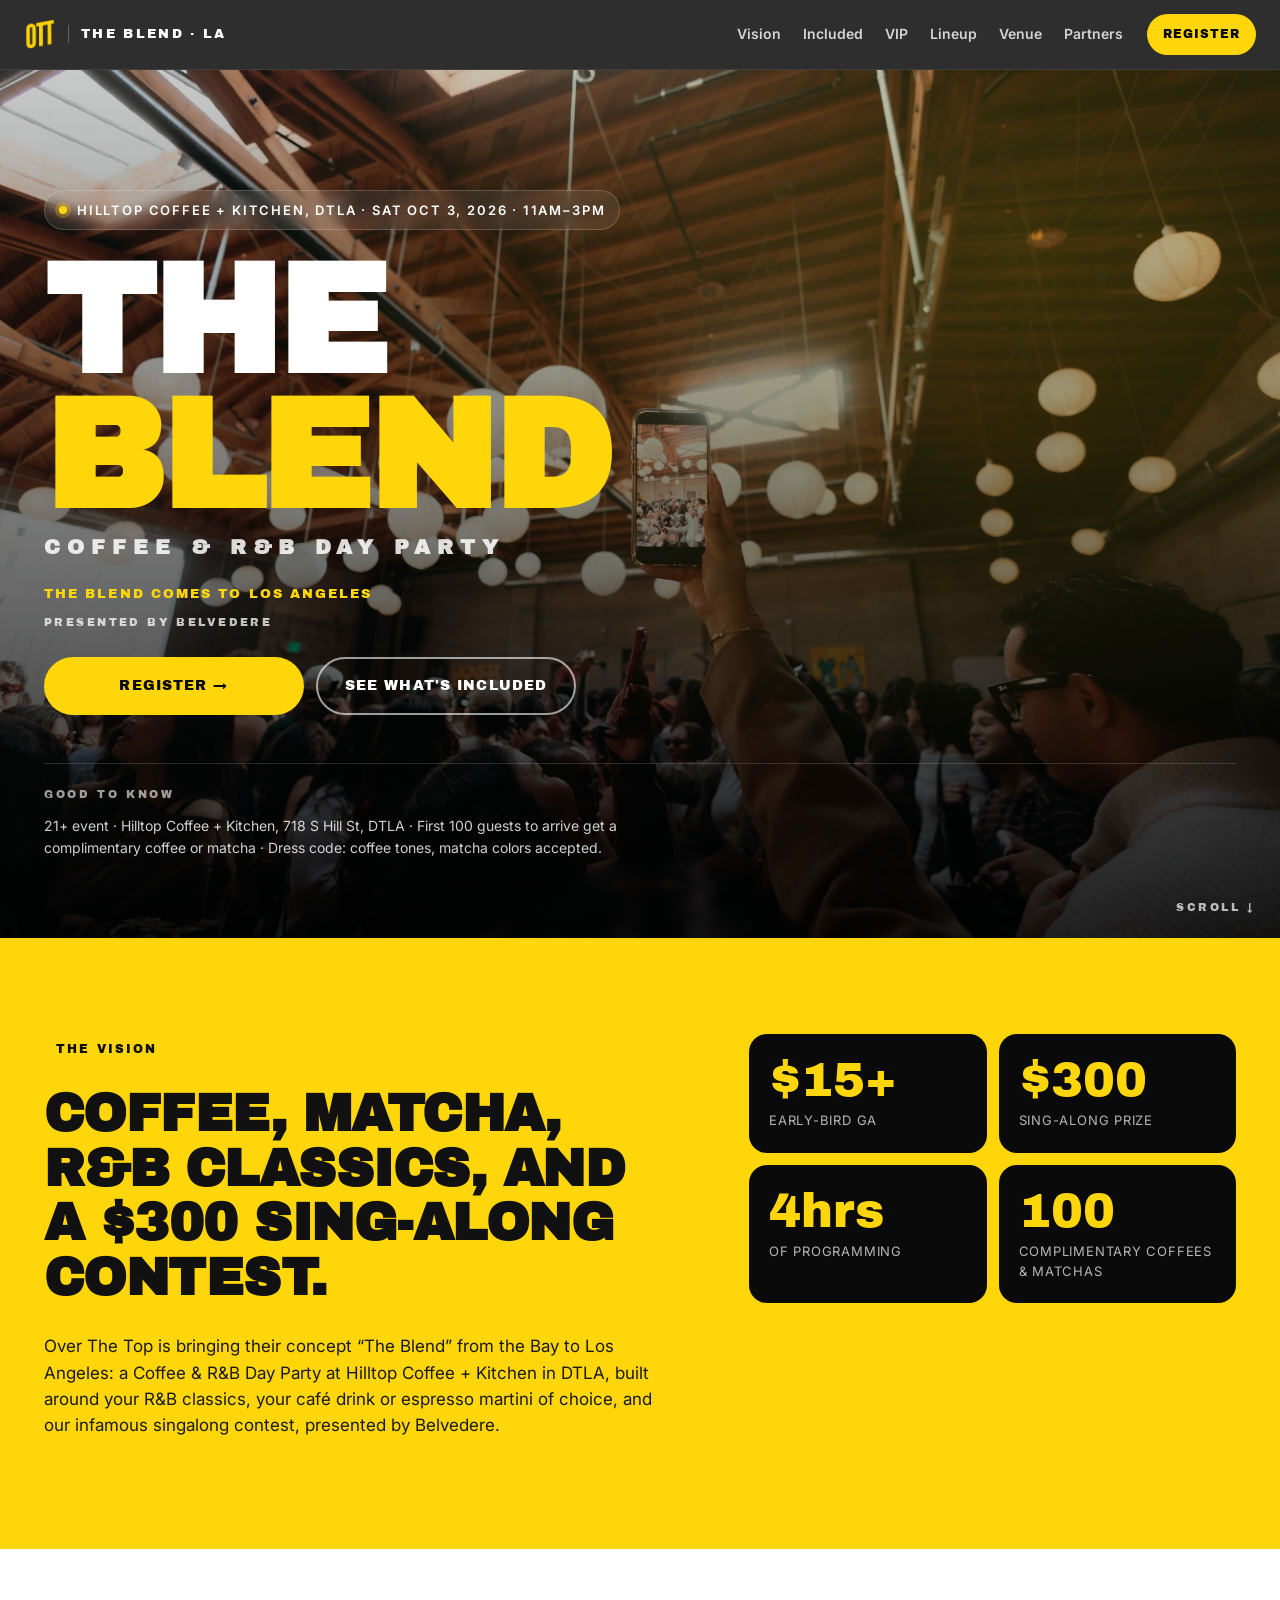
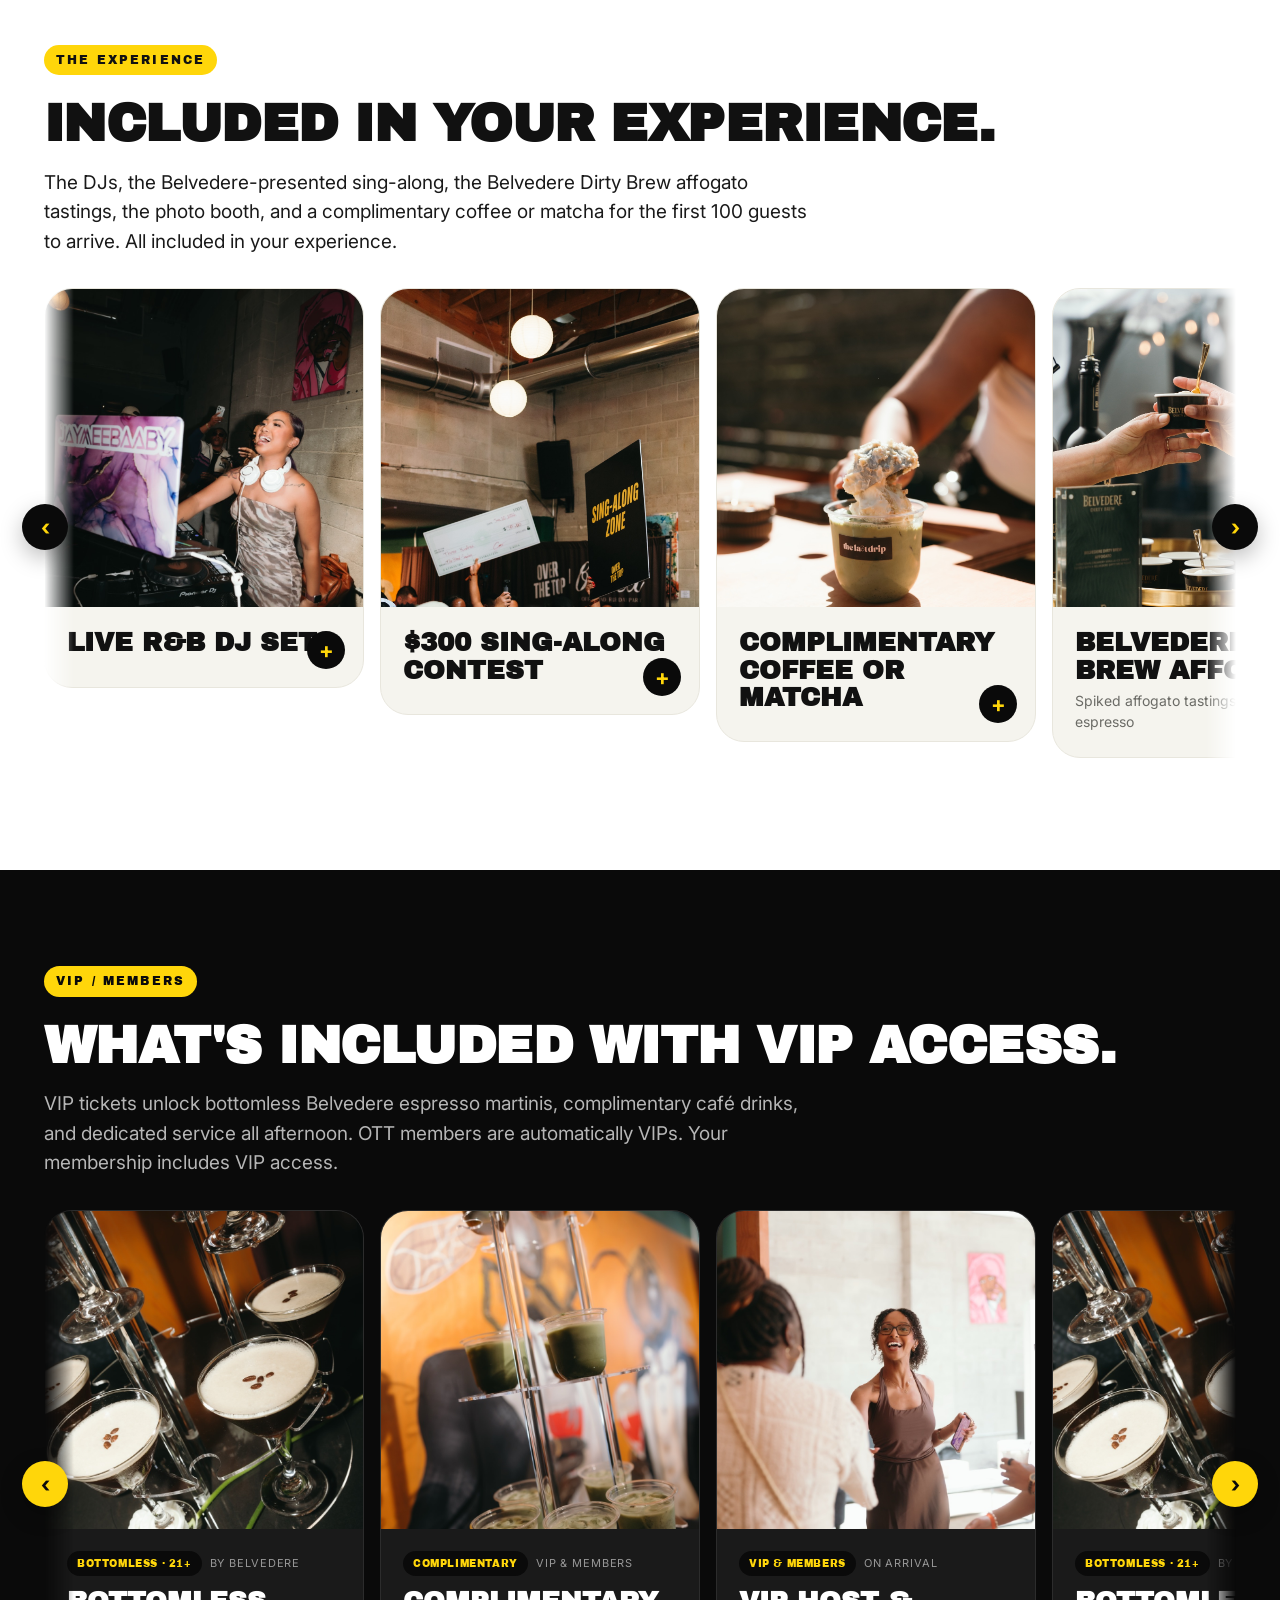
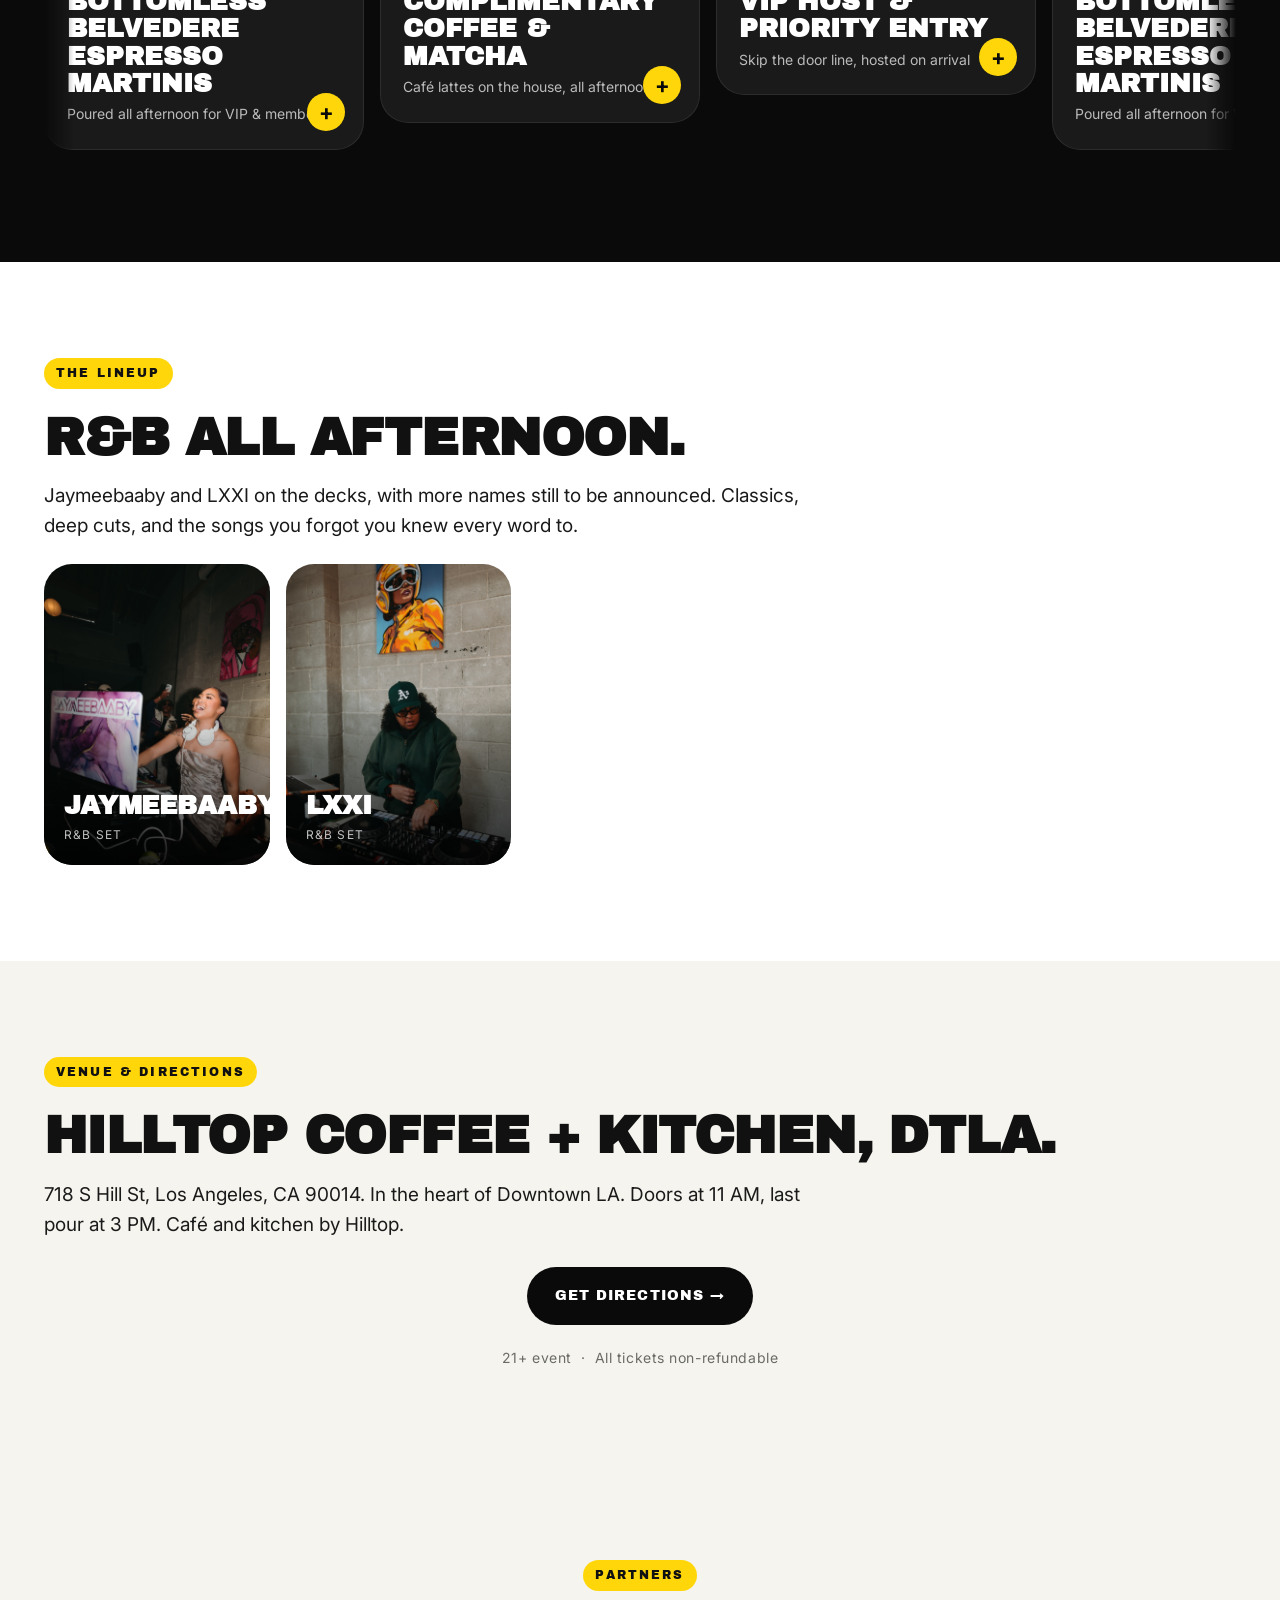
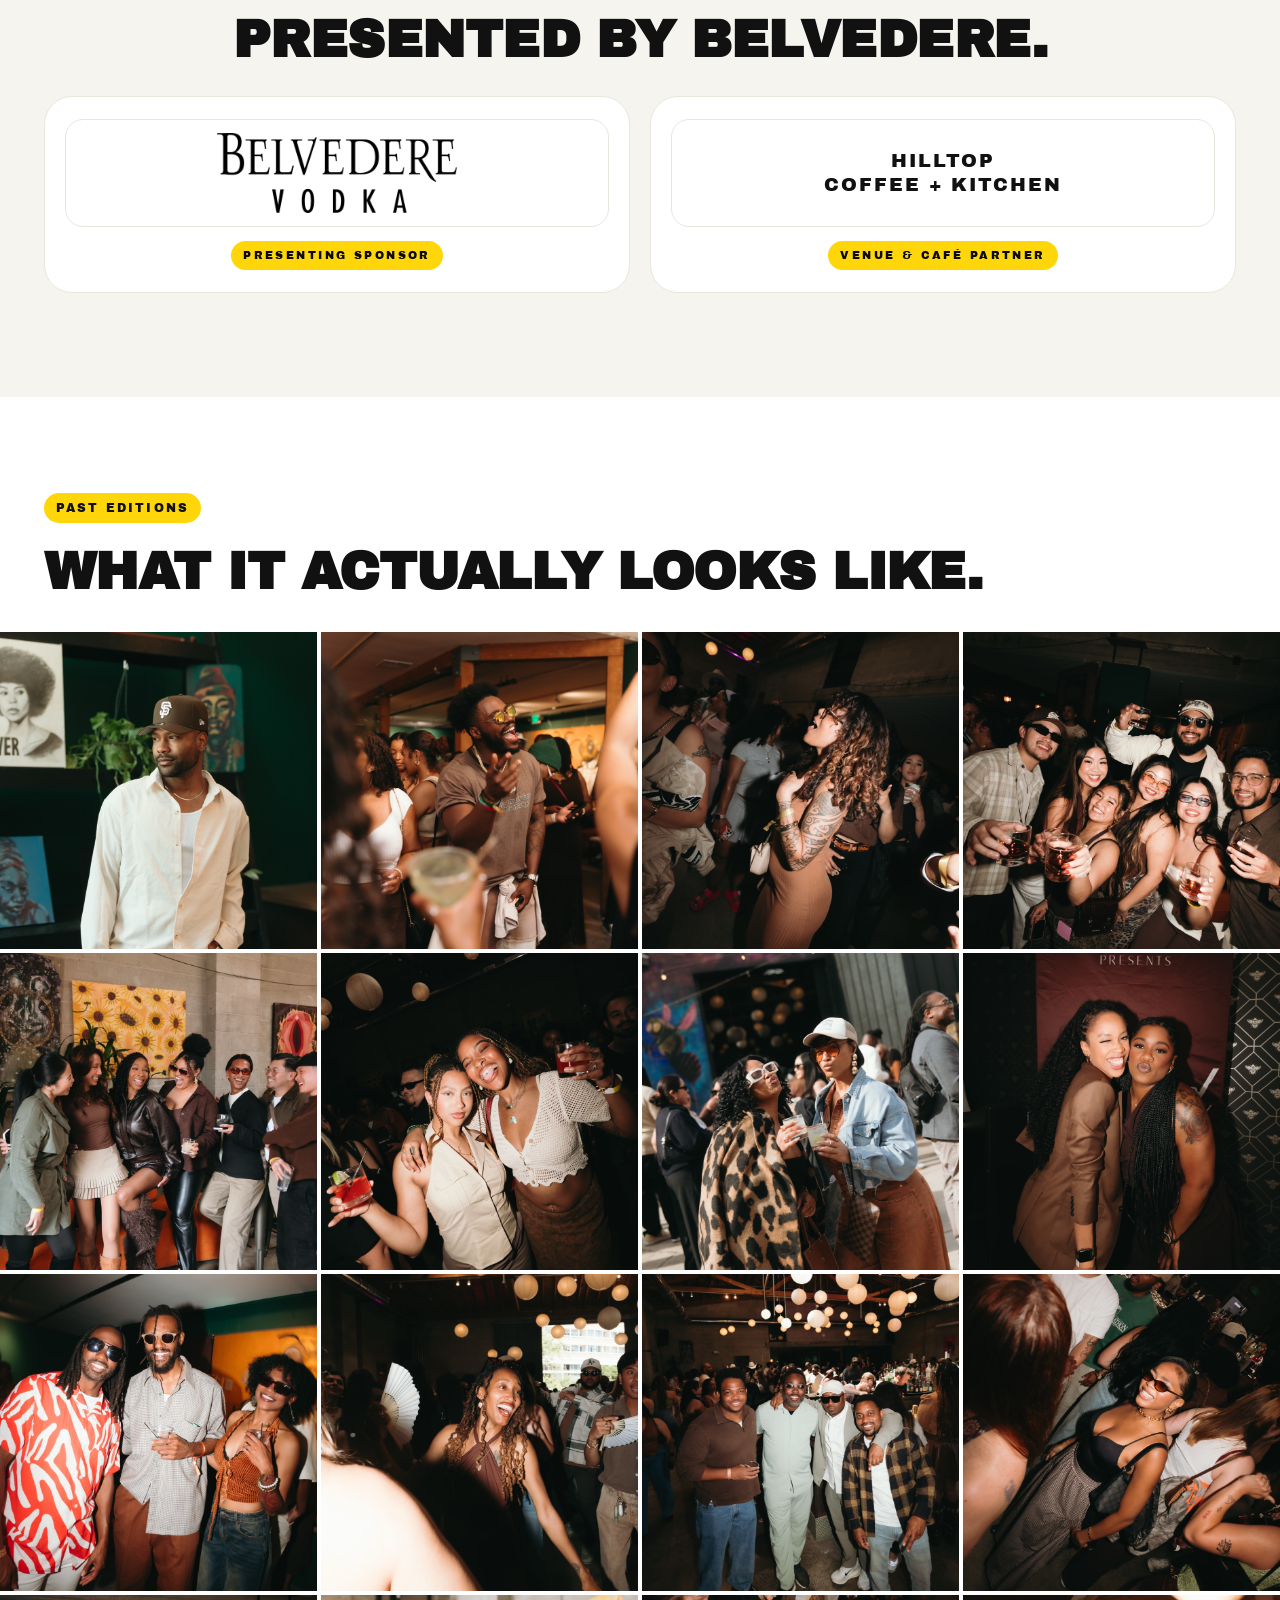
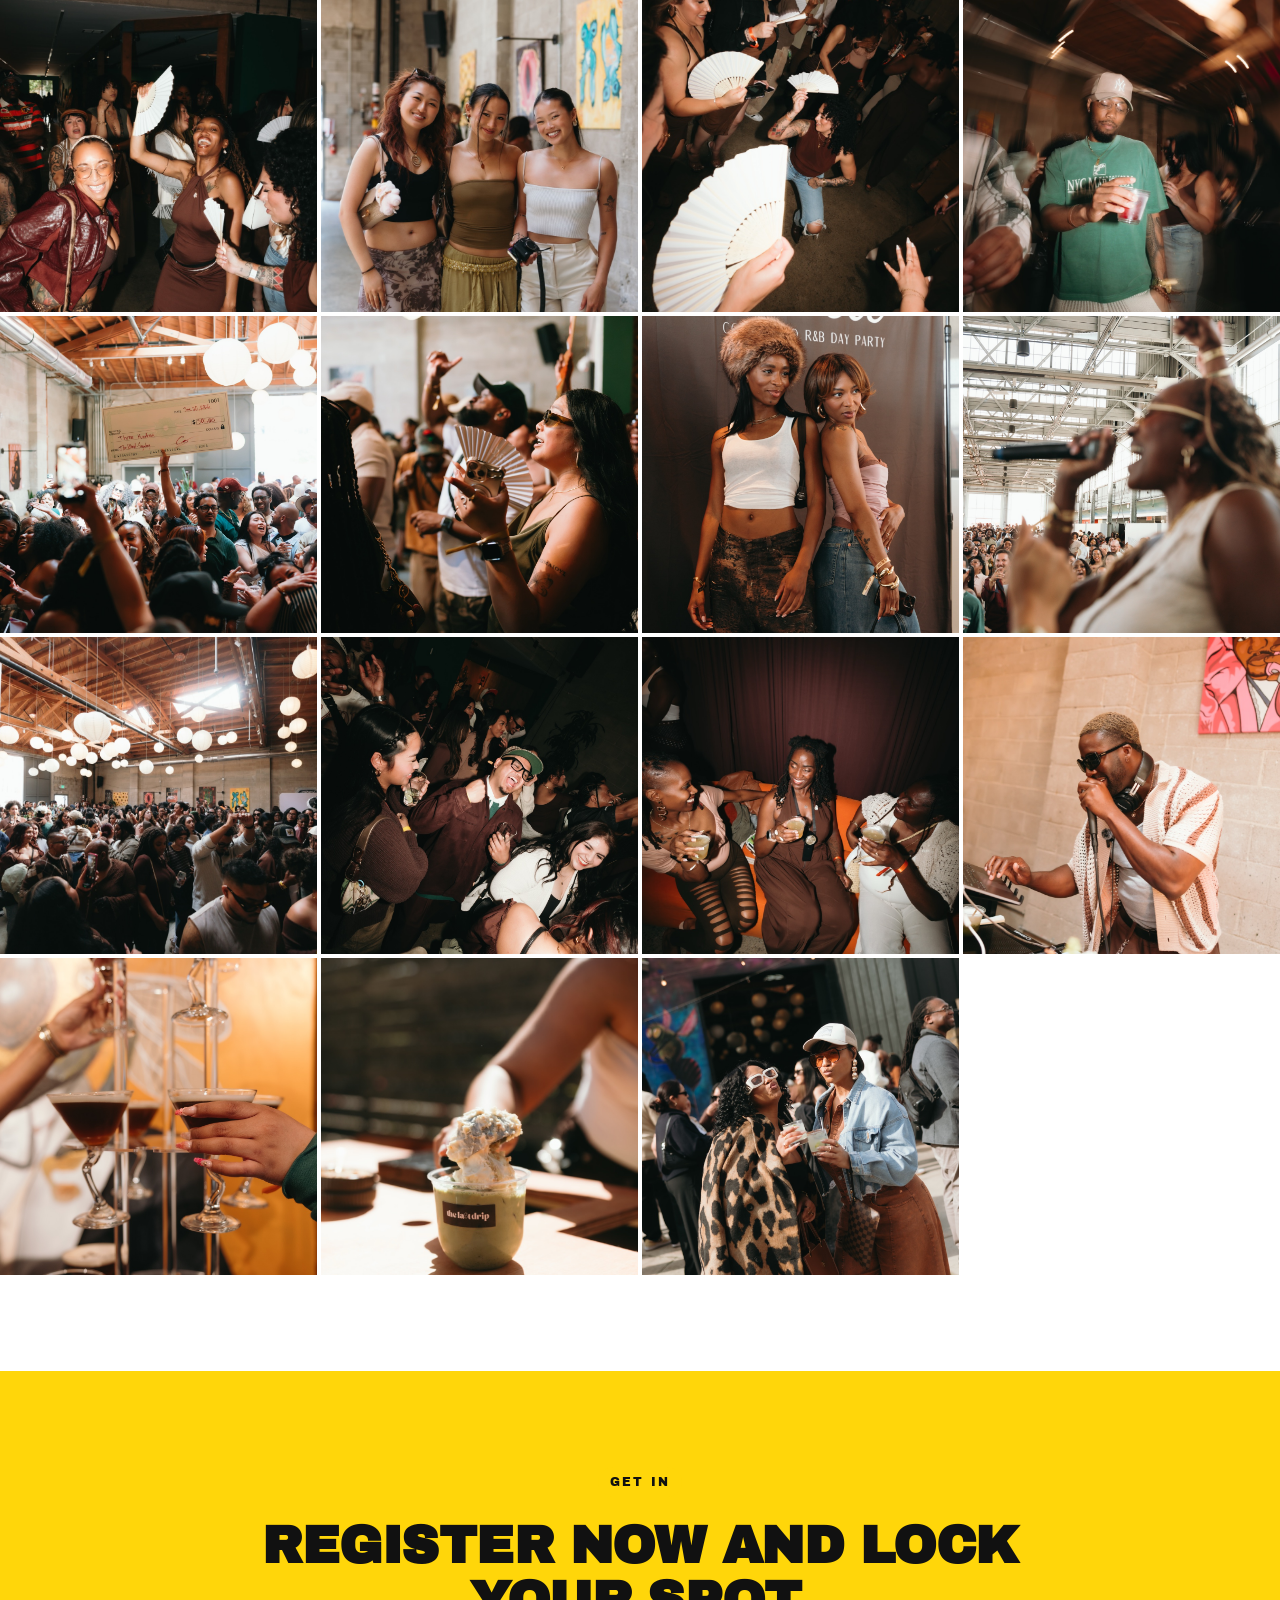
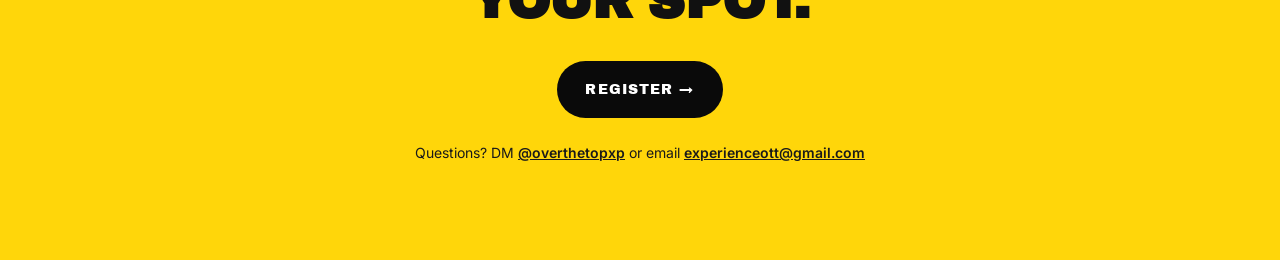
<file: index.html>
<!doctype html>
<html lang="en">
<head>
<meta charset="utf-8" />
<meta name="viewport" content="width=device-width, initial-scale=1, viewport-fit=cover" />
<meta name="theme-color" content="#FFD60A" />
<title>The Blend: Coffee & R&B Day Party · Hilltop Coffee + Kitchen DTLA · October 3, 2026</title>
<meta name="description" content="The Blend comes to Los Angeles. Over The Top's Coffee & R&B Day Party at Hilltop Coffee + Kitchen DTLA on Saturday, October 3, 2026, 11AM-3PM. R&B classics, café coffee & matcha, a $300 sing-along presented by Belvedere, Belvedere Dirty Brew affogatos, and a complimentary coffee for the first 100 guests to arrive. Early-bird from $15. 21+." />

<meta property="og:title" content="The Blend: Coffee & R&B Day Party · Los Angeles · Oct 3, 2026" />
<meta property="og:description" content="Over The Top's Coffee & R&B Day Party comes to Los Angeles. Saturday, October 3, 2026 at Hilltop Coffee + Kitchen DTLA. R&B classics, coffee, Belvedere espresso martinis, and community. Register now. 21+." />
<meta property="og:type" content="website" />
<meta property="og:image" content="images/hero.jpg" />

<link rel="preconnect" href="https://fonts.googleapis.com" />
<link rel="preconnect" href="https://fonts.gstatic.com" crossorigin />
<link href="https://fonts.googleapis.com/css2?family=Archivo+Black&family=Inter:wght@400;500;600;700;800;900&display=swap" rel="stylesheet" />

<link rel="stylesheet" href="styles.css?v=6" />

<!-- Meta Pixel Code -->
<script>
!function(f,b,e,v,n,t,s)
{if(f.fbq)return;n=f.fbq=function(){n.callMethod?
n.callMethod.apply(n,arguments):n.queue.push(arguments)};
if(!f._fbq)f._fbq=n;n.push=n;n.loaded=!0;n.version='2.0';
n.queue=[];t=b.createElement(e);t.async=!0;
t.src=v;s=b.getElementsByTagName(e)[0];
s.parentNode.insertBefore(t,s)}(window, document,'script',
'https://connect.facebook.net/en_US/fbevents.js');
fbq('init', '1495548463835448');
fbq('track', 'PageView');
</script>
<noscript><img height="1" width="1" style="display:none"
src="https://www.facebook.com/tr?id=1495548463835448&ev=PageView&noscript=1"
/></noscript>
<!-- End Meta Pixel Code -->
</head>
<body>

<header class="nav">
  <a href="#top" class="nav__brand">
    <img class="brand-mark" src="logos/ott.png" alt="Over The Top" />
    <span class="brand-divider"></span>
    <span class="brand-event">THE BLEND · LA</span>
  </a>
  <nav class="nav__links">
    <a href="#vision">Vision</a>
    <a href="#included">Included</a>
    <a href="#vip">VIP</a>
    <a href="#lineup">Lineup</a>
    <a href="#venue">Venue</a>
    <a href="#partners">Partners</a>
  </nav>
  <a class="btn btn--small btn--yellow" data-register href="https://events.sweatpals.com/60043e3c" target="_blank" rel="noopener">Register</a>
</header>

<!-- HERO -->
<section class="hero" id="top">
  <img class="hero__bg" src="images/hero.jpg" alt="The Blend Coffee & R&B Day Party crowd" />
  <div class="hero__overlay"></div>
  <div class="hero__content">
    <div class="hero__eyebrow">
      <span class="dot"></span> Hilltop Coffee + Kitchen, DTLA · Sat Oct 3, 2026 · 11AM&ndash;3PM
    </div>
    <h1 class="hero__title">
      <span class="line">THE</span>
      <span class="line line--yellow">BLEND</span>
      <span class="line line--small">COFFEE &amp; R&amp;B DAY PARTY</span>
    </h1>
    <p style="font-family:var(--display); font-size:13px; letter-spacing:.16em; text-transform:uppercase; color:var(--yellow); margin:0 0 10px;">The Blend comes to Los Angeles</p>
    <p style="font-family:var(--display); font-size:11px; letter-spacing:.22em; text-transform:uppercase; color:rgba(255,255,255,.75); margin:0 0 26px;">Presented by Belvedere</p>
    <div class="hero__ctas">
      <a class="btn btn--yellow btn--lg" data-register href="https://events.sweatpals.com/60043e3c" target="_blank" rel="noopener">Register →</a>
      <a class="btn btn--ghost btn--lg" href="#included">See what's included</a>
    </div>
    <div class="hero__partners">
      <span class="hero__partners-label">Good to know</span>
      <p style="font-size:14px; color:rgba(255,255,255,.82); margin:0; max-width:580px;">
        21+ event · Hilltop Coffee + Kitchen, 718 S Hill St, DTLA · First 100 guests to arrive get a complimentary
        coffee or matcha · Dress code: coffee tones, matcha colors accepted.
      </p>
    </div>
  </div>
  <div class="hero__scroll">scroll ↓</div>
</section>

<!-- VISION + STATS -->
<section class="band band--yellow" id="vision">
  <div class="container">
    <div class="vision__grid">
      <div class="vision__copy">
        <span class="kicker">The vision</span>
        <h2 class="h2">Coffee, matcha, R&amp;B classics, and a $300 sing-along contest.</h2>
        <p>
          Over The Top is bringing their concept &ldquo;The Blend&rdquo; from the Bay to Los Angeles: a Coffee &amp; R&amp;B
          Day Party at Hilltop Coffee + Kitchen in DTLA, built around your R&amp;B classics, your café drink or
          espresso martini of choice, and our infamous singalong contest, presented by Belvedere.
        </p>
      </div>
      <div class="vision__stats">
        <div class="stat"><div class="stat__num">$15+</div><div class="stat__label">Early-bird GA</div></div>
        <div class="stat"><div class="stat__num">$300</div><div class="stat__label">Sing-along prize</div></div>
        <div class="stat"><div class="stat__num">4hrs</div><div class="stat__label">Of programming</div></div>
        <div class="stat"><div class="stat__num">100</div><div class="stat__label">Complimentary coffees &amp; matchas</div></div>
      </div>
    </div>
  </div>
</section>

<!-- SECTION 1: WHAT'S INCLUDED IN YOUR TICKET (free with entry) -->
<section class="band" id="included">
  <div class="container">
    <span class="kicker">The experience</span>
    <h2 class="h2">Included in your experience.</h2>
    <p class="lede" style="margin:-12px 0 24px; max-width:780px;">
      The DJs, the Belvedere-presented sing-along, the Belvedere Dirty Brew affogato tastings, the photo booth, and
      a complimentary coffee or matcha for the first 100 guests to arrive. All included in your experience.
    </p>

    <div class="rail" data-rail>
      <button class="rail__nav rail__nav--prev" type="button" aria-label="Previous">‹</button>
      <div class="rail__viewport">
        <div class="rail__track">

          <article class="card card--rail" data-card>
            <img class="card__img" src="images/jaymeebaaby.jpg" alt="Jaymeebaaby DJing a live R&B set" />
            <div class="card__body">
              <h3 class="card__title">Live R&amp;B DJ Sets</h3>
              <div class="card__expand">
                <p>R&amp;B classics all afternoon with Jaymeebaaby and LXXI. More names to be announced.</p>
              </div>
              <button class="card__toggle" aria-label="Expand">+</button>
            </div>
          </article>

          <article class="card card--rail" data-card>
            <img class="card__img" src="images/singalong-cash-prize.jpg" alt="Winner holding the $300 sing-along check in the Sing-Along Zone" />
            <div class="card__body">
              <h3 class="card__title">$300 Sing-Along Contest</h3>
              <div class="card__expand">
                <p>Grab the mic for the $300 sing-along contest, presented by Belvedere. Your R&amp;B moment, best voice takes the cash.</p>
              </div>
              <button class="card__toggle" aria-label="Expand">+</button>
            </div>
          </article>

          <article class="card card--rail" data-card>
            <img class="card__img" src="images/cafe.jpg" alt="First coffee or matcha free" />
            <div class="card__body">
              <h3 class="card__title">Complimentary Coffee or Matcha</h3>
              <div class="card__expand">
                <p>The first 100 guests to arrive get a complimentary coffee or matcha latte from Hilltop Coffee + Kitchen, courtesy of OTT.</p>
              </div>
              <button class="card__toggle" aria-label="Expand">+</button>
            </div>
          </article>

          <article class="card card--rail" data-card>
            <img class="card__img" src="images/belvedere-affogato.jpg" alt="Belvedere Dirty Brew affogato tasting" />
            <div class="card__body">
              <h3 class="card__title">Belvedere Dirty Brew Affogatos</h3>
              <p class="card__sub">Spiked affogato tastings · ice cream + espresso</p>
              <div class="card__expand">
                <p>Complimentary affogato tastings from Belvedere: ice cream and the Belvedere Dirty Brew, a spiked affogato. Included for every guest, 21+.</p>
              </div>
              <button class="card__toggle" aria-label="Expand">+</button>
            </div>
          </article>

          <article class="card card--rail" data-card>
            <img class="card__img" src="images/momentus-photo-booth.jpg" alt="Photo booth" />
            <div class="card__body">
              <h3 class="card__title">Photo Booth</h3>
              <div class="card__expand">
                <p>A roaming photo booth with keepsake prints all afternoon.</p>
              </div>
              <button class="card__toggle" aria-label="Expand">+</button>
            </div>
          </article>

        </div>
      </div>
      <button class="rail__nav rail__nav--next" type="button" aria-label="Next">›</button>
    </div>
  </div>
</section>

<!-- SECTION 3: WHAT'S INCLUDED WITH VIP -->
<section class="band band--dark" id="vip">
  <div class="container">
    <span class="kicker kicker--yellow">VIP / Members</span>
    <h2 class="h2 h2--light">What's included with VIP access.</h2>
    <p class="lede" style="color:rgba(255,255,255,.7); margin:-12px 0 24px; max-width:780px;">
      VIP tickets unlock bottomless Belvedere espresso martinis, complimentary café drinks, and dedicated service all afternoon.
      OTT members are automatically VIPs. Your membership includes VIP access.
    </p>

    <div class="rail" data-rail>
      <button class="rail__nav rail__nav--prev" type="button" aria-label="Previous">‹</button>
      <div class="rail__viewport">
        <div class="rail__track">

          <article class="card card--rail card--dark" data-card>
            <img class="card__img" src="images/vip-espresso.jpg" alt="Complimentary espresso martini tower" />
            <div class="card__body">
              <div class="card__access-row">
                <span class="card__access card__access--vip">Bottomless · 21+</span>
                <span class="card__attr">by Belvedere</span>
              </div>
              <h3 class="card__title">Bottomless Belvedere Espresso Martinis</h3>
              <p class="card__sub">Poured all afternoon for VIP &amp; members</p>
              <div class="card__expand">
                <p>Bottomless Belvedere espresso martini cocktails all afternoon. VIP ticket required, 21+.</p>
              </div>
              <button class="card__toggle" aria-label="Expand">+</button>
            </div>
          </article>

          <article class="card card--rail card--dark" data-card>
            <img class="card__img" src="images/vip-matcha.jpg" alt="Complimentary coffee and matcha towers" />
            <div class="card__body">
              <div class="card__access-row">
                <span class="card__access card__access--vip">Complimentary</span>
                <span class="card__attr">VIP &amp; members</span>
              </div>
              <h3 class="card__title">Complimentary Coffee &amp; Matcha</h3>
              <p class="card__sub">Café lattes on the house, all afternoon</p>
              <div class="card__expand">
                <p>Coffee and matcha lattes are complimentary for VIP and members, all afternoon.</p>
              </div>
              <button class="card__toggle" aria-label="Expand">+</button>
            </div>
          </article>

          <article class="card card--rail card--dark" data-card>
            <img class="card__img" src="images/vip-hostess.jpg" alt="VIP host" />
            <div class="card__body">
              <div class="card__access-row">
                <span class="card__access card__access--vip">VIP &amp; members</span>
                <span class="card__attr">on arrival</span>
              </div>
              <h3 class="card__title">VIP Host &amp; Priority Entry</h3>
              <p class="card__sub">Skip the door line, hosted on arrival</p>
              <div class="card__expand">
                <p>VIP guests skip the door line and are greeted by a dedicated host on arrival.</p>
              </div>
              <button class="card__toggle" aria-label="Expand">+</button>
            </div>
          </article>

        </div>
      </div>
      <button class="rail__nav rail__nav--next" type="button" aria-label="Next">›</button>
    </div>
  </div>
</section>

<!-- DJ LINEUP (hidden until the LA lineup is confirmed) -->
<section class="band" id="lineup">
  <div class="container">
    <span class="kicker">The lineup</span>
    <h2 class="h2">R&amp;B all afternoon.</h2>
    <p class="lede" style="margin:-12px 0 24px; max-width:780px;">
      Jaymeebaaby and LXXI on the decks, with more names still to be announced. Classics, deep cuts, and the songs
      you forgot you knew every word to.
    </p>

    <div class="dj-grid">
      <article class="dj">
        <img class="dj__img" src="images/jaymeebaaby.jpg" alt="Jaymeebaaby" />
        <div class="dj__overlay">
          <h3 class="dj__name">Jaymeebaaby</h3>
          <p class="dj__role">R&amp;B set</p>
        </div>
      </article>

      <article class="dj">
        <img class="dj__img" src="images/dj-lxxi.jpg" alt="LXXI" />
        <div class="dj__overlay">
          <h3 class="dj__name">LXXI</h3>
          <p class="dj__role">R&amp;B set</p>
        </div>
      </article>
    </div>
  </div>
</section>

<!-- SECTION 2: WHAT'S PROVIDED ON SITE (pay-as-you-go) -->
<section class="band band--cream" id="onsite" hidden>
  <div class="container">
    <span class="kicker">Provided on site</span>
    <h2 class="h2">Café, food &amp; bar.</h2>
    <p class="lede" style="margin:-12px 0 24px; max-width:780px;">
      Café, kitchen and bar by Hilltop Coffee + Kitchen, open all afternoon. Cash bar pricing, buy by the glass. 21+ for the bar.
    </p>

    <div class="rail" data-rail>
      <button class="rail__nav rail__nav--prev" type="button" aria-label="Previous">‹</button>
      <div class="rail__viewport">
        <div class="rail__track">

          <article class="card card--rail" data-card>
            <img class="card__img" src="images/coffee-matcha.jpg" alt="The Café" />
            <div class="card__body">
              <div class="card__access-row">
                <span class="card__access card__access--cash">Pay as you go</span>
                <span class="card__attr">on site</span>
              </div>
              <h3 class="card__title">The Café</h3>
              <p class="card__sub">11 AM &ndash; 3 PM · coffee &amp; matcha lattes by Hilltop</p>
              <div class="card__expand">
                <p>Full café menu by Hilltop Coffee + Kitchen all afternoon. Pay-as-you-go after the first 100 free drinks are claimed.</p>
              </div>
              <button class="card__toggle" aria-label="Expand">+</button>
            </div>
          </article>

          <article class="card card--rail" data-card>
            <img class="card__img" src="images/food.jpg" alt="Food for purchase on site" />
            <div class="card__body">
              <div class="card__access-row">
                <span class="card__access card__access--cash">Pay as you go</span>
                <span class="card__attr">on site</span>
              </div>
              <h3 class="card__title">Food</h3>
              <p class="card__sub">All day · for purchase on site</p>
              <div class="card__expand">
                <p>Bites and small plates available for purchase all afternoon. Pay-as-you-go.</p>
              </div>
              <button class="card__toggle" aria-label="Expand">+</button>
            </div>
          </article>

          <article class="card card--rail" data-card>
            <img class="card__img" src="images/slushies.jpg" alt="Frozen summertime slushies" />
            <div class="card__body">
              <div class="card__access-row">
                <span class="card__access card__access--cash">Pay as you go · 21+</span>
                <span class="card__attr">the bar</span>
              </div>
              <h3 class="card__title">Frozen Slushies</h3>
              <p class="card__sub">All day · 21+</p>
              <div class="card__expand">
                <p>Frozen slushies built for an LA afternoon. Cash bar.</p>
              </div>
              <button class="card__toggle" aria-label="Expand">+</button>
            </div>
          </article>

          <article class="card card--rail" data-card>
            <img class="card__img" src="images/full-bar.jpg" alt="Full bar pours" />
            <div class="card__body">
              <div class="card__access-row">
                <span class="card__access card__access--cash">Pay as you go · 21+</span>
                <span class="card__attr">main floor</span>
              </div>
              <h3 class="card__title">Full Bar</h3>
              <p class="card__sub">All day · 21+ · cash bar</p>
              <div class="card__expand">
                <p>A full bar on the main floor all afternoon. Beer, wine, cocktails, and spirits. Pay-as-you-go pricing, 21+.</p>
              </div>
              <button class="card__toggle" aria-label="Expand">+</button>
            </div>
          </article>

        </div>
      </div>
      <button class="rail__nav rail__nav--next" type="button" aria-label="Next">›</button>
    </div>
  </div>
</section>

<!-- RUN OF SHOW (hidden on the public page; still available at run-of-show.html) -->
<section class="band band--dark" id="schedule" hidden>
  <div class="container">
    <span class="kicker kicker--yellow">Run of show</span>
    <h2 class="h2 h2--light">A day designed to flow.</h2>
    <p class="lede" style="color:rgba(255,255,255,.7); margin:-12px 0 36px; max-width:780px;">
      Doors at 11, last pour at 3. Four hours of R&amp;B, coffee, and community. Times below are a draft and may shift.
    </p>

    <ol class="schedule">
      <li><span class="schedule__time">11:00 AM</span><span class="schedule__title">Doors open · Café opens</span><span class="schedule__sub">First 100 guests to arrive get a complimentary coffee or matcha · café by Hilltop, courtesy of OTT</span></li>
      <li><span class="schedule__time">11:15 AM</span><span class="schedule__title">R&amp;B DJ sets begin</span><span class="schedule__sub">Jaymeebaaby &amp; LXXI · classics on the decks all afternoon</span></li>
      <li><span class="schedule__time">11:30 AM</span><span class="schedule__title">VIP service begins</span><span class="schedule__sub">Bottomless Belvedere espresso martinis · VIP &amp; members · 21+</span></li>
      <li><span class="schedule__time">12:00 PM</span><span class="schedule__title">Belvedere Dirty Brew affogato tastings</span><span class="schedule__sub">Included for all guests · complimentary · 21+</span></li>
      <li><span class="schedule__time">1:30 PM</span><span class="schedule__title">$300 Sing-Along Contest</span><span class="schedule__sub">Presented by Belvedere · grab the mic on the main floor</span></li>
      <li><span class="schedule__time">2:00 PM</span><span class="schedule__title">Peak set</span><span class="schedule__sub">The afternoon hits its stride</span></li>
      <li><span class="schedule__time">2:45 PM</span><span class="schedule__title">Last call &amp; closing set</span><span class="schedule__sub">Final pours from the café and bar</span></li>
      <li><span class="schedule__time">3:00 PM</span><span class="schedule__title">Event ends</span><span class="schedule__sub">Thanks for coming out</span></li>
    </ol>
  </div>
</section>

<!-- VENUE (hidden on the public page until announced) -->
<section class="band band--cream" id="venue">
  <div class="container">
    <span class="kicker">Venue &amp; directions</span>
    <h2 class="h2">Hilltop Coffee + Kitchen, DTLA.</h2>
    <p class="lede" style="margin:-12px 0 28px; max-width:780px;">
      718 S Hill St, Los Angeles, CA 90014. In the heart of Downtown LA. Doors at 11 AM, last pour at 3 PM.
      Café and kitchen by Hilltop.
    </p>
    <div class="venue-cta">
      <a class="btn btn--black btn--lg" href="https://maps.google.com/?q=Hilltop+Coffee+%2B+Kitchen,+718+S+Hill+St,+Los+Angeles,+CA+90014" target="_blank" rel="noopener">Get directions →</a>
    </div>
    <p style="text-align:center; margin:22px 0 0; font-size:14px; color:var(--gray-500); letter-spacing:.04em;">
      21+ event &nbsp;·&nbsp; All tickets non-refundable
    </p>
  </div>
</section>

<!-- PARTNERS -->
<section class="band band--cream" id="partners">
  <div class="container text-center">
    <span class="kicker">Partners</span>
    <h2 class="h2">Presented by Belvedere.</h2>

    <div class="partner-pair">
      <div class="partner-pair__item">
        <div class="presenting__logo">
          <img src="logos/belvedere.png" alt="Belvedere Vodka" />
        </div>
        <span class="presenting__label">Presenting sponsor</span>
      </div>

      <div class="partner-pair__item">
        <div class="presenting__logo">
          <span class="partner-pair__wordmark">Hilltop<br />Coffee + Kitchen</span>
        </div>
        <span class="presenting__label">Venue &amp; café partner</span>
      </div>
    </div>
  </div>
</section>

<!-- GALLERY -->
<section class="band" id="gallery">
  <div class="container">
    <span class="kicker">Past editions</span>
    <h2 class="h2">What it actually looks like.</h2>
  </div>
  <div class="gallery">
    <img src="images/gallery-1.jpg" alt="" loading="lazy" />
    <img src="images/gallery-2.jpg" alt="" loading="lazy" />
    <img src="images/gallery-3.jpg" alt="" loading="lazy" />
    <img src="images/gallery-4.jpg" alt="" loading="lazy" />
    <img src="images/gallery-5.jpg" alt="" loading="lazy" />
    <img src="images/gallery-6.jpg" alt="" loading="lazy" />
    <img src="images/gallery-7.jpg" alt="" loading="lazy" />
    <img src="images/gallery-8.jpg" alt="" loading="lazy" />
    <img src="images/gallery-9.jpg" alt="" loading="lazy" />
    <img src="images/gallery-10.jpg" alt="" loading="lazy" />
    <img src="images/gallery-11.jpg" alt="" loading="lazy" />
    <img src="images/gallery-12.jpg" alt="" loading="lazy" />
    <img src="images/gallery-13.jpg" alt="" loading="lazy" />
    <img src="images/gallery-14.jpg" alt="" loading="lazy" />
    <img src="images/gallery-15.jpg" alt="" loading="lazy" />
    <img src="images/gallery-16.jpg" alt="" loading="lazy" />
    <img src="images/cash-prize.jpg" alt="" loading="lazy" />
    <img src="images/fans.jpg" alt="" loading="lazy" />
    <img src="images/gallery30.jpg" alt="" loading="lazy" />
    <img src="images/gallery31.jpg" alt="" loading="lazy" />
    <img src="images/hella-bees.jpg" alt="" loading="lazy" />
    <img src="images/singalong.jpg" alt="" loading="lazy" />
    <img src="images/vip-lounge.jpg" alt="" loading="lazy" />
    <img src="images/dj-flygerian-jeff.jpg" alt="" loading="lazy" />
    <img src="images/espresso-martini.jpg" alt="" loading="lazy" />
    <img src="images/the-last-drip.jpg" alt="" loading="lazy" />
    <img src="images/venue.jpg" alt="" loading="lazy" />
  </div>
</section>

<!-- REGISTER / CTA -->
<section class="band band--yellow" id="register">
  <div class="container container--narrow text-center">
    <span class="kicker">Get in</span>
    <h2 class="h2" style="margin-bottom:32px;">Register now and lock your spot.</h2>
    <div class="cta-row">
      <a class="btn btn--black btn--lg" data-register href="https://events.sweatpals.com/60043e3c" target="_blank" rel="noopener">Register →</a>
    </div>
    <p style="margin:24px 0 0; font-size:14px; color:var(--ink-2);">
      Questions? DM <a href="https://instagram.com/overthetopxp" target="_blank" rel="noopener" style="font-weight:600; text-decoration:underline;">@overthetopxp</a>
      or email <a href="mailto:experienceott@gmail.com" style="font-weight:600; text-decoration:underline;">experienceott@gmail.com</a>
    </p>
  </div>
</section>

<script src="script.js?v=6"></script>
</body>
</html>
</file>
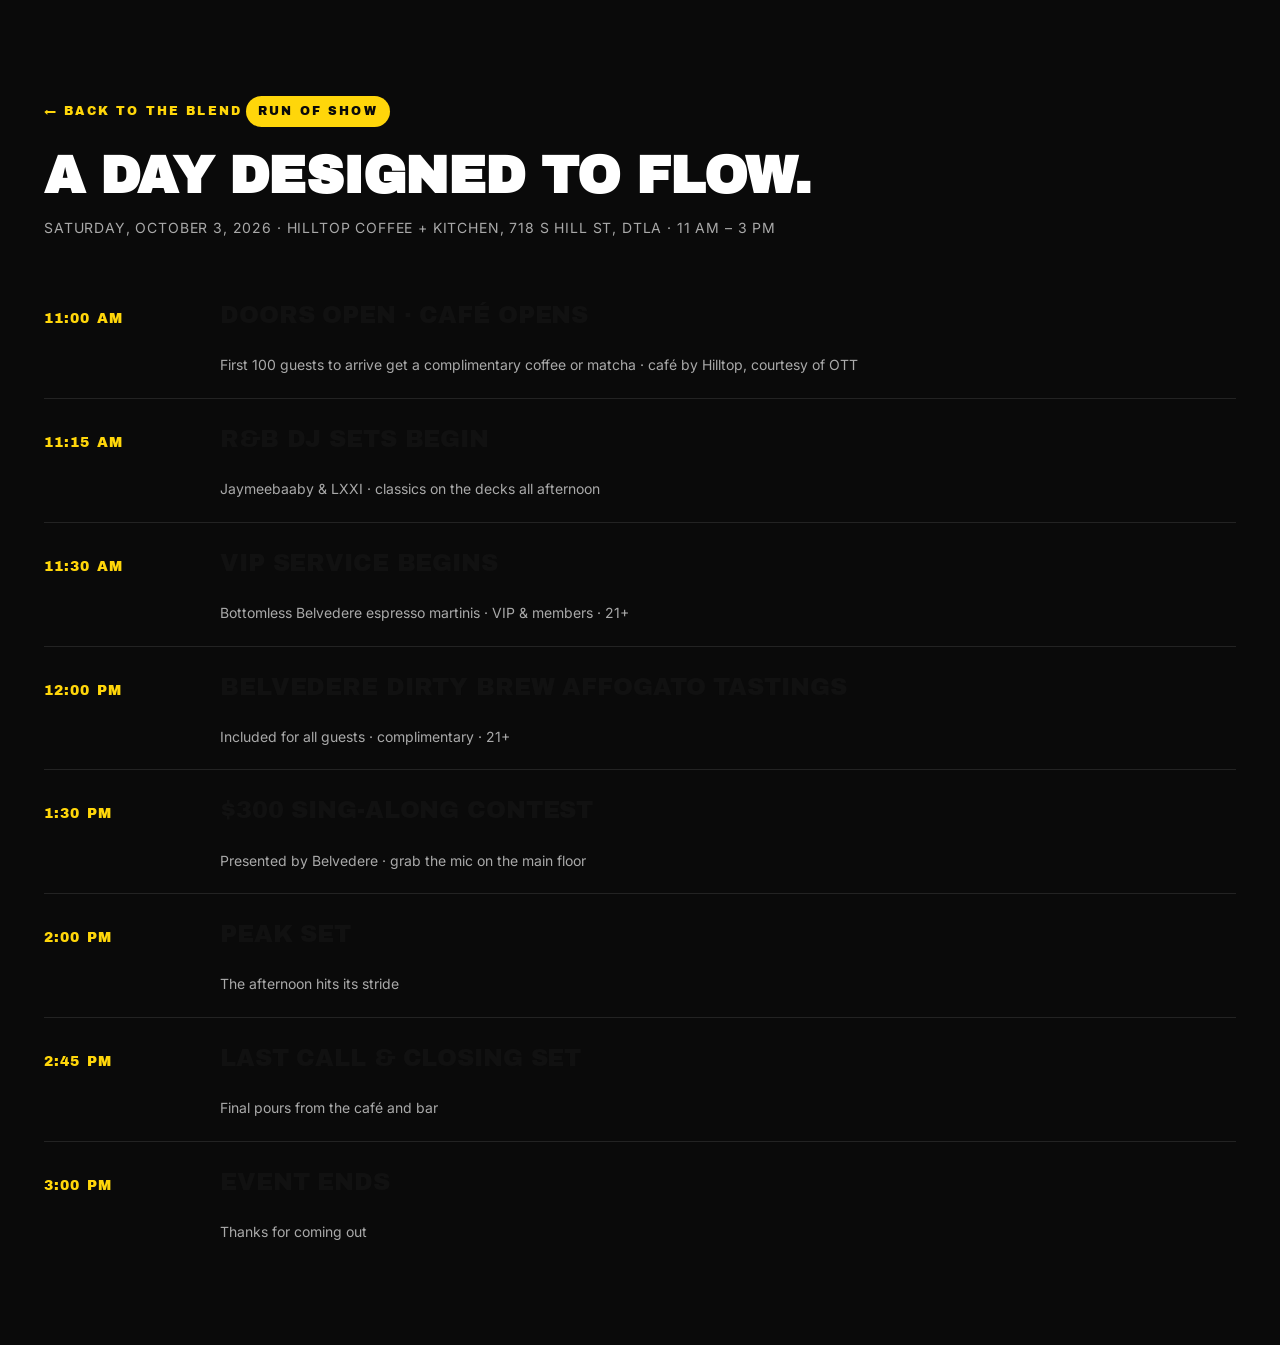
<file: run-of-show.html>
<!doctype html>
<html lang="en">
<head>
<meta charset="utf-8" />
<meta name="viewport" content="width=device-width, initial-scale=1, viewport-fit=cover" />
<meta name="theme-color" content="#0A0A0A" />
<title>The Blend · Run of Show</title>
<meta name="description" content="The Blend: Coffee & R&B Day Party run of show. Saturday, October 3, 2026, Hilltop Coffee + Kitchen, DTLA." />
<meta name="robots" content="noindex" />
<link rel="preconnect" href="https://fonts.googleapis.com" />
<link rel="preconnect" href="https://fonts.gstatic.com" crossorigin />
<link href="https://fonts.googleapis.com/css2?family=Archivo+Black&family=Inter:wght@400;500;600;700;800;900&display=swap" rel="stylesheet" />
<link rel="stylesheet" href="styles.css?v=6" />
<style>
  body { background: var(--black); }
  .ros-page { padding: 96px 0 80px; }
  .ros-back {
    display: inline-flex; align-items: center; gap: 8px;
    font-family: var(--display); font-size: 12px; letter-spacing: 0.18em;
    text-transform: uppercase; color: var(--yellow); text-decoration: none;
    margin-bottom: 28px;
  }
  .ros-back:hover { opacity: 0.8; }
  .ros-page .h2 { color: var(--white); margin-bottom: 14px; }
  .ros-meta {
    color: rgba(255,255,255,.65); font-size: 14px; margin: 0 0 36px;
    letter-spacing: 0.06em; text-transform: uppercase;
  }
</style>
</head>
<body>

<section class="ros-page">
  <div class="container">
    <a href="index.html" class="ros-back">← Back to The Blend</a>
    <span class="kicker kicker--yellow">Run of show</span>
    <h2 class="h2 h2--light">A day designed to flow.</h2>
    <p class="ros-meta">Saturday, October 3, 2026 · Hilltop Coffee + Kitchen, 718 S Hill St, DTLA · 11 AM &ndash; 3 PM</p>

    <ol class="schedule">
      <li><span class="schedule__time">11:00 AM</span><span class="schedule__title">Doors open · Café opens</span><span class="schedule__sub">First 100 guests to arrive get a complimentary coffee or matcha · café by Hilltop, courtesy of OTT</span></li>
      <li><span class="schedule__time">11:15 AM</span><span class="schedule__title">R&amp;B DJ sets begin</span><span class="schedule__sub">Jaymeebaaby &amp; LXXI · classics on the decks all afternoon</span></li>
      <li><span class="schedule__time">11:30 AM</span><span class="schedule__title">VIP service begins</span><span class="schedule__sub">Bottomless Belvedere espresso martinis · VIP &amp; members · 21+</span></li>
      <li><span class="schedule__time">12:00 PM</span><span class="schedule__title">Belvedere Dirty Brew affogato tastings</span><span class="schedule__sub">Included for all guests · complimentary · 21+</span></li>
      <li><span class="schedule__time">1:30 PM</span><span class="schedule__title">$300 Sing-Along Contest</span><span class="schedule__sub">Presented by Belvedere · grab the mic on the main floor</span></li>
      <li><span class="schedule__time">2:00 PM</span><span class="schedule__title">Peak set</span><span class="schedule__sub">The afternoon hits its stride</span></li>
      <li><span class="schedule__time">2:45 PM</span><span class="schedule__title">Last call &amp; closing set</span><span class="schedule__sub">Final pours from the café and bar</span></li>
      <li><span class="schedule__time">3:00 PM</span><span class="schedule__title">Event ends</span><span class="schedule__sub">Thanks for coming out</span></li>
    </ol>
  </div>
</section>

</body>
</html>
</file>
<file: styles.css>
/* ============ TOKENS ============ */
:root {
  --yellow: #FFD60A;
  --yellow-deep: #F5C400;
  --black: #0A0A0A;
  --ink: #111111;
  --ink-2: #1a1a1a;
  --gray-100: #F5F4EE;
  --gray-200: #E8E6DD;
  --gray-500: #6B6B66;
  --white: #FFFFFF;

  --radius: 18px;
  --radius-lg: 28px;

  --container: 1240px;
  --container-narrow: 820px;

  --shadow-sm: 0 4px 14px rgba(0,0,0,.08);
  --shadow-md: 0 14px 40px rgba(0,0,0,.18);

  --display: "Archivo Black", "Inter", system-ui, -apple-system, "Segoe UI", sans-serif;
  --body: "Inter", system-ui, -apple-system, "Segoe UI", sans-serif;
}

* { box-sizing: border-box; }
html, body { margin: 0; padding: 0; }
html { scroll-behavior: smooth; -webkit-text-size-adjust: 100%; }

body {
  font-family: var(--body);
  color: var(--ink);
  background: var(--white);
  line-height: 1.55;
  -webkit-font-smoothing: antialiased;
  text-rendering: optimizeLegibility;
}

img { display: block; max-width: 100%; }
a { color: inherit; }
button { font: inherit; }

/* ============ LAYOUT HELPERS ============ */
.container {
  max-width: var(--container);
  margin: 0 auto;
  padding: 0 24px;
}
.container--narrow { max-width: var(--container-narrow); }
.text-center { text-align: center; }

.kicker {
  display: inline-block;
  font-family: var(--display);
  font-size: 12px;
  letter-spacing: 0.18em;
  text-transform: uppercase;
  color: var(--ink);
  background: var(--yellow);
  padding: 6px 12px;
  border-radius: 999px;
  margin-bottom: 22px;
}
.kicker--yellow { background: var(--yellow); color: var(--black); }

.h2 {
  font-family: var(--display);
  font-weight: 900;
  font-size: clamp(28px, 4.5vw, 52px);
  line-height: 1.05;
  letter-spacing: -0.01em;
  margin: 0 0 28px;
  text-transform: uppercase;
}
.h2--light { color: var(--white); }

.lede {
  font-size: clamp(16px, 1.6vw, 19px);
  color: var(--ink-2);
  max-width: 640px;
  margin: 0 auto 32px;
}

/* ============ NAV ============ */
.nav {
  position: sticky;
  top: 0;
  z-index: 50;
  display: flex;
  align-items: center;
  gap: 24px;
  padding: 14px 24px;
  background: rgba(10,10,10,.85);
  backdrop-filter: blur(14px);
  -webkit-backdrop-filter: blur(14px);
  color: var(--white);
  border-bottom: 1px solid rgba(255,255,255,.08);
}
.nav__brand {
  display: flex;
  align-items: center;
  gap: 12px;
  text-decoration: none;
  font-family: var(--display);
  letter-spacing: 0.04em;
}
.brand-mark {
  display: block;
  height: 32px;
  width: auto;
}
.brand-mark--lg { height: 60px; }
.brand-divider {
  width: 1px; height: 18px;
  background: rgba(255,255,255,.25);
}
.brand-event {
  font-size: 13px;
  letter-spacing: 0.18em;
  text-transform: uppercase;
}
.nav__links {
  display: none;
  gap: 22px;
  margin-left: auto;
}
.nav__links a {
  font-size: 14px;
  font-weight: 600;
  color: rgba(255,255,255,.8);
  text-decoration: none;
}
.nav__links a:hover { color: var(--yellow); }
.nav .btn { margin-left: auto; }
@media (min-width: 880px) {
  .nav__links { display: flex; }
  .nav .btn { margin-left: 0; }
}
/* Mobile: drop sticky + z-index so the parent Webflow hamburger dropdown
   can render over our nav without a stacking-context fight. */
@media (max-width: 879px) {
  .nav { position: static; z-index: auto; }
}

/* ============ BUTTONS ============ */
.btn {
  display: inline-flex;
  align-items: center;
  justify-content: center;
  gap: 6px;
  font-family: var(--display);
  font-size: 13px;
  letter-spacing: 0.08em;
  text-transform: uppercase;
  text-decoration: none;
  padding: 12px 18px;
  border-radius: 999px;
  border: 2px solid transparent;
  cursor: pointer;
  transition: transform .15s ease, background .15s ease, color .15s ease, border-color .15s ease;
  white-space: nowrap;
}
.btn:hover { transform: translateY(-1px); }
.btn--small { padding: 9px 14px; font-size: 12px; }
.btn--lg { padding: 16px 26px; font-size: 14px; }
.btn--yellow { background: var(--yellow); color: var(--black); }
.btn--yellow:hover { background: var(--yellow-deep); }
.btn--black { background: var(--black); color: var(--white); }
.btn--black:hover { background: var(--ink-2); }
.btn--ghost { background: transparent; color: var(--white); border-color: rgba(255,255,255,.6); }
.btn--ghost:hover { background: rgba(255,255,255,.1); }
.btn--ghost-dark { background: transparent; color: var(--black); border-color: var(--black); }
.btn--ghost-dark:hover { background: rgba(0,0,0,.06); }

/* ============ HERO ============ */
.hero {
  position: relative;
  min-height: 90vh;
  display: flex;
  align-items: flex-end;
  overflow: hidden;
  color: var(--white);
}
.hero__bg {
  position: absolute;
  inset: 0;
  width: 100%;
  height: 100%;
  object-fit: cover;
  z-index: 0;
}
.hero__overlay {
  position: absolute;
  inset: 0;
  z-index: 1;
  background:
    radial-gradient(ellipse at 80% 20%, rgba(255,214,10,.18), transparent 55%),
    linear-gradient(180deg, rgba(0,0,0,.2) 0%, rgba(0,0,0,.55) 55%, rgba(0,0,0,.85) 100%);
}
.hero__content {
  position: relative;
  z-index: 2;
  width: 100%;
  max-width: var(--container);
  margin: 0 auto;
  padding: 120px 24px 80px;
}
.hero__eyebrow {
  display: inline-flex;
  align-items: center;
  gap: 10px;
  font-family: var(--body);
  font-weight: 600;
  font-size: 13px;
  letter-spacing: 0.14em;
  text-transform: uppercase;
  background: rgba(255,255,255,.08);
  border: 1px solid rgba(255,255,255,.18);
  padding: 9px 14px;
  border-radius: 999px;
  backdrop-filter: blur(8px);
  margin-bottom: 24px;
}
.hero__eyebrow .dot {
  width: 8px; height: 8px; border-radius: 50%; background: var(--yellow);
  box-shadow: 0 0 0 4px rgba(255,214,10,.25);
}
.hero__title {
  font-family: var(--display);
  font-weight: 900;
  text-transform: uppercase;
  font-size: clamp(56px, 12vw, 180px);
  line-height: 0.88;
  letter-spacing: -0.02em;
  margin: 0 0 28px;
}
.hero__title .line { display: block; }
.hero__title .line--yellow { color: var(--yellow); }
.hero__title .line--small {
  font-size: clamp(16px, 1.6vw, 22px);
  letter-spacing: 0.34em;
  font-weight: 900;
  margin-top: 14px;
  color: rgba(255,255,255,.85);
}
.hero__sub {
  max-width: 620px;
  font-size: clamp(15px, 1.5vw, 18px);
  color: rgba(255,255,255,.85);
  margin: 0 0 32px;
}
.hero__ctas {
  display: flex;
  flex-wrap: wrap;
  gap: 12px;
  margin-bottom: 48px;
}
.hero__ctas .btn--lg,
.hero__ctas .rsvp-trigger { min-width: 260px; }
.hero__ctas .rsvp-trigger .btn--lg { width: 100%; min-width: 0; }
.hero__partners {
  border-top: 1px solid rgba(255,255,255,.15);
  padding-top: 22px;
}
.hero__partners-label {
  font-family: var(--display);
  font-size: 11px;
  letter-spacing: 0.24em;
  text-transform: uppercase;
  color: rgba(255,255,255,.6);
  display: block;
  margin-bottom: 12px;
}
.hero__partners-label--social { margin-top: 28px; }
.logo-marquee {
  width: 100%;
  max-width: 980px;
  overflow: hidden;
  -webkit-mask-image: linear-gradient(to right, transparent, #000 6%, #000 94%, transparent);
  mask-image: linear-gradient(to right, transparent, #000 6%, #000 94%, transparent);
}
.logo-row {
  display: flex;
  align-items: center;
  width: max-content;
  animation: logo-scroll 36s linear infinite;
}
.logo-row:hover { animation-play-state: paused; }
.logo-row--alt { animation-duration: 30s; }
@keyframes logo-scroll {
  from { transform: translateX(0); }
  to { transform: translateX(-33.333%); }
}
.logo-row img {
  height: 38px;
  width: auto;
  max-width: 130px;
  margin-right: 48px;
  flex: 0 0 auto;
  object-fit: contain;
  object-position: center;
  filter: brightness(0) invert(1);
  opacity: 0.9;
}
@media (max-width: 480px) {
  .logo-row img { height: 32px; max-width: 110px; margin-right: 32px; }
}
@media (prefers-reduced-motion: reduce) {
  .logo-row,
  .partner-track { animation: none; }
}
.hero__scroll {
  position: absolute;
  z-index: 2;
  bottom: 22px;
  right: 24px;
  font-family: var(--display);
  font-size: 11px;
  letter-spacing: 0.24em;
  color: rgba(255,255,255,.7);
  text-transform: uppercase;
}

/* ============ BANDS ============ */
.band {
  padding: 96px 0;
  background: var(--white);
}
.band--yellow { background: var(--yellow); }
.band--cream { background: var(--gray-100); }
.band--dark { background: var(--black); color: var(--white); }
.band--dark .h2 { color: var(--white); }

@media (max-width: 720px) {
  .band { padding: 72px 0; }
}

/* ============ VISION ============ */
.vision__grid {
  display: grid;
  gap: 48px;
}
.vision__copy p { font-size: clamp(15px, 1.4vw, 17px); margin: 0 0 14px; color: var(--ink-2); }
.vision__copy strong { background: rgba(0,0,0,.08); padding: 1px 6px; border-radius: 4px; }
.vision__stats {
  display: grid;
  grid-template-columns: repeat(2, 1fr);
  gap: 12px;
}
.stat {
  background: var(--black);
  color: var(--white);
  padding: 22px 20px;
  border-radius: var(--radius);
}
.stat__num {
  font-family: var(--display);
  font-size: clamp(32px, 4vw, 48px);
  line-height: 1;
  color: var(--yellow);
  margin-bottom: 6px;
}
.stat__label {
  font-size: 13px;
  letter-spacing: 0.06em;
  text-transform: uppercase;
  color: rgba(255,255,255,.7);
}
@media (min-width: 900px) {
  .vision__grid { grid-template-columns: 1.3fr 1fr; align-items: start; gap: 72px; }
  .vision__stats { grid-template-columns: repeat(2, 1fr); }
}

/* ============ SCHEDULE ============ */
.ros-phase-label {
  display: inline-block;
  font-family: var(--display);
  font-size: 11px;
  letter-spacing: 0.18em;
  text-transform: uppercase;
  color: var(--black);
  background: var(--yellow);
  padding: 7px 14px;
  border-radius: 999px;
  margin: 28px 0 6px;
}
.ros-phase-label:first-of-type { margin-top: 8px; }

/* ============ OPERATIONAL ASKS ============ */
.ops-simple {
  list-style: none;
  margin: 0;
  padding: 0;
  max-width: 820px;
}
.ops-simple li {
  display: flex;
  align-items: flex-start;
  gap: 18px;
  padding: 22px 0;
  border-top: 1px solid var(--gray-200);
}
.ops-simple li:first-child { border-top: none; padding-top: 4px; }
.ops-simple h4 {
  font-family: var(--display);
  font-size: clamp(18px, 2vw, 22px);
  text-transform: uppercase;
  letter-spacing: -0.005em;
  margin: 0 0 6px;
  color: var(--ink);
}
.ops-simple p {
  margin: 0;
  font-size: 15px;
  line-height: 1.5;
  color: var(--gray-500);
}
.ops-status {
  display: inline-block;
  flex-shrink: 0;
  width: 12px;
  height: 12px;
  border-radius: 50%;
  margin-top: 10px;
  background: var(--gray-500);
  box-shadow: 0 0 0 3px rgba(0,0,0,.04);
}
.ops-status.is-confirmed { background: #34C759; }
.ops-status.is-pending { background: var(--yellow); }
.ops-status.is-open { background: #FF453A; }

/* ============ VENUE / SITE MAP ============ */
.venue-map {
  margin: 0;
  border-radius: var(--radius-lg);
  overflow: hidden;
  background: var(--white);
  border: 1px solid var(--gray-200);
  box-shadow: var(--shadow-md);
}
.venue-map img {
  width: 100%;
  height: auto;
  display: block;
}
.venue-map figcaption {
  font-family: var(--body);
  font-size: 13px;
  color: var(--gray-500);
  text-align: center;
  padding: 14px 16px;
  background: var(--white);
  letter-spacing: 0.04em;
}
.venue-cta {
  text-align: center;
  margin-top: 28px;
}

.schedule {
  list-style: none;
  margin: 0;
  padding: 0;
  display: grid;
  gap: 0;
}
.schedule li {
  display: grid;
  grid-template-columns: 110px 1fr;
  align-items: baseline;
  padding: 22px 0;
  border-bottom: 1px solid rgba(255,255,255,.1);
  gap: 16px;
}
.schedule li:last-child { border-bottom: none; }
.schedule__time {
  font-family: var(--display);
  font-size: 14px;
  letter-spacing: 0.08em;
  color: var(--yellow);
  text-transform: uppercase;
}
.schedule__title {
  font-family: var(--display);
  font-size: clamp(18px, 2vw, 24px);
  text-transform: uppercase;
  letter-spacing: -0.005em;
  display: block;
}
.schedule__sub {
  display: block;
  font-size: 14px;
  color: rgba(255,255,255,.65);
  margin-top: 4px;
  grid-column: 2;
}
@media (min-width: 720px) {
  .schedule li { grid-template-columns: 160px 1fr; }
}

/* ============ PROGRAMMING GRID ============ */
.prog-grid {
  display: grid;
  gap: 18px;
  grid-template-columns: 1fr;
}
.card {
  position: relative;
  border-radius: var(--radius-lg);
  overflow: hidden;
  background: var(--gray-100);
  border: 1px solid var(--gray-200);
  transition: transform .25s ease, box-shadow .25s ease;
  cursor: pointer;
}
.card:hover { transform: translateY(-3px); box-shadow: var(--shadow-md); }
.card__img {
  width: 100%;
  aspect-ratio: 1 / 1;
  object-fit: cover;
  display: block;
}
/* Portrait shots: anchor crop to top so the subject's face is visible */
.card__img[src*="dj-sets"],
.card__img[src*="singalong"] { object-position: center top; }
.card__body {
  position: relative;
  padding: 22px 22px 24px;
}
.card__partner {
  font-family: var(--display);
  font-size: 10px;
  letter-spacing: 0.06em;
  text-transform: uppercase;
  color: var(--ink);
  background: var(--yellow);
  display: inline-block;
  padding: 5px 10px;
  border-radius: 999px;
  margin-bottom: 12px;
}
.card__title {
  font-family: var(--display);
  font-size: clamp(20px, 2.4vw, 26px);
  line-height: 1.05;
  margin: 0 0 6px;
  text-transform: uppercase;
}
.card__sub {
  font-size: 14px;
  color: var(--gray-500);
  margin: 0;
}
.card__expand {
  max-height: 0;
  overflow: hidden;
  transition: max-height .35s ease, margin .35s ease;
}
.card__expand p {
  margin: 16px 0 0;
  font-size: 15px;
  color: var(--ink-2);
}
.card.is-open .card__expand { max-height: 320px; }
.card__toggle {
  position: absolute;
  right: 18px;
  bottom: 18px;
  width: 38px; height: 38px;
  border-radius: 50%;
  background: var(--black);
  color: var(--yellow);
  border: none;
  font-size: 22px;
  font-weight: 700;
  line-height: 1;
  display: inline-flex;
  align-items: center;
  justify-content: center;
  cursor: pointer;
  transition: transform .25s ease, background .25s ease;
}
.card.is-open .card__toggle { transform: rotate(45deg); background: var(--yellow); color: var(--black); }
.card--feature {
  background: var(--black);
  color: var(--white);
  border-color: var(--black);
}
.card--feature .card__title { color: var(--white); }
.card--feature .card__sub { color: rgba(255,255,255,.7); }
.card--feature .card__expand p { color: rgba(255,255,255,.85); }
.card--feature .card__toggle { background: var(--yellow); color: var(--black); }

@media (min-width: 700px) {
  .prog-grid { grid-template-columns: 1fr 1fr; }
}
@media (min-width: 1080px) {
  .prog-grid { grid-template-columns: repeat(3, 1fr); }
}
/* Mobile: swipeable horizontal carousel instead of a long vertical stack */
@media (max-width: 699px) {
  .prog-grid {
    display: flex;
    overflow-x: auto;
    scroll-snap-type: x mandatory;
    gap: 14px;
    padding-bottom: 14px;
    -webkit-overflow-scrolling: touch;
    scrollbar-width: none;
  }
  .prog-grid::-webkit-scrollbar { display: none; }
  .prog-grid > .card {
    flex: 0 0 86%;
    scroll-snap-align: start;
    align-self: flex-start;
  }
}

/* ============ RAIL (contained scroll carousel with arrows) ============ */
.rail {
  position: relative;
  margin-top: 12px;
}
.rail__viewport {
  overflow-x: auto;
  overflow-y: hidden;
  scroll-snap-type: x mandatory;
  scroll-behavior: smooth;
  scrollbar-width: none;
  -webkit-overflow-scrolling: touch;
  -webkit-mask-image: linear-gradient(to right, transparent, #000 2.5%, #000 97.5%, transparent);
  mask-image: linear-gradient(to right, transparent, #000 2.5%, #000 97.5%, transparent);
  padding: 8px 0 16px;
}
.rail__viewport::-webkit-scrollbar { display: none; }
.rail__track {
  display: flex;
  gap: 16px;
  width: max-content;
}
.rail__track > .card--rail {
  flex: 0 0 320px;
  scroll-snap-align: start;
  align-self: flex-start;
}
@media (max-width: 720px) {
  .rail__track > .card--rail { flex: 0 0 260px; }
}

.rail__nav {
  position: absolute;
  top: 50%;
  transform: translateY(-50%);
  width: 46px;
  height: 46px;
  border-radius: 50%;
  background: var(--black);
  color: var(--yellow);
  border: none;
  cursor: pointer;
  font-size: 22px;
  font-weight: 700;
  line-height: 1;
  z-index: 5;
  display: flex;
  align-items: center;
  justify-content: center;
  box-shadow: 0 8px 22px rgba(0,0,0,.25);
  transition: transform .15s ease, background .15s ease, opacity .2s ease;
  padding: 0;
}
.rail__nav:hover { transform: translateY(-50%) scale(1.08); background: var(--ink-2); }
.rail__nav--prev { left: -22px; }
.rail__nav--next { right: -22px; }
.band--dark .rail__nav { background: var(--yellow); color: var(--black); }
.band--dark .rail__nav:hover { background: var(--yellow-deep); }
@media (max-width: 880px) {
  .rail__nav--prev { left: -10px; }
  .rail__nav--next { right: -10px; }
}
@media (max-width: 720px) {
  .rail__nav { display: none; }
}

/* ============ CARD MARQUEE (legacy, kept for reference) ============ */
.card-marquee {
  overflow: hidden;
  position: relative;
  margin: 32px 0 0;
  padding: 8px 0 16px;
  -webkit-mask-image: linear-gradient(to right, transparent, #000 4%, #000 96%, transparent);
  mask-image: linear-gradient(to right, transparent, #000 4%, #000 96%, transparent);
}
.card-track {
  display: flex;
  gap: 16px;
  width: max-content;
  padding: 0 24px;
  animation: card-scroll 80s linear infinite;
  will-change: transform;
}
.card-track--alt { animation-duration: 70s; }
.card-track:hover { animation-play-state: paused; }
.card-track.is-paused { animation-play-state: paused; }
@keyframes card-scroll {
  from { transform: translateX(0); }
  to { transform: translateX(-50%); }
}
@media (prefers-reduced-motion: reduce) {
  .card-track { animation: none; }
}
.card-track > .card--rail {
  flex: 0 0 320px;
  align-self: flex-start;
}
@media (max-width: 720px) {
  .card-track > .card--rail { flex: 0 0 280px; }
}

/* Dark band card variant (VIP section) */
.card--dark {
  background: var(--ink-2);
  border-color: rgba(255,255,255,.08);
  color: var(--white);
}
.card--dark .card__title { color: var(--white); }
.card--dark .card__sub { color: rgba(255,255,255,.7); }
.card--dark .card__attr { color: rgba(255,255,255,.55); }
.card--dark .card__expand p { color: rgba(255,255,255,.85); }
.card--dark .card__toggle { background: var(--yellow); color: var(--black); }

/* DJ card variant: portrait crop, no toggle */
.card--dj .card__img { object-position: center top; }
.card--dj .card__toggle { display: none; }

/* Touch devices: swap the auto-marquee for a native swipeable rail */
@media (hover: none) and (pointer: coarse) {
  .card-marquee {
    overflow-x: auto;
    overflow-y: hidden;
    scroll-snap-type: x mandatory;
    -webkit-overflow-scrolling: touch;
    scrollbar-width: none;
    -webkit-mask-image: none;
    mask-image: none;
  }
  .card-marquee::-webkit-scrollbar { display: none; }
  .card-track { animation: none; }
  .card-track > .card--rail { scroll-snap-align: start; }
  .card-track > [aria-hidden="true"] { display: none; }
}

/* ============ ACCESS BADGES (free vs paid) ============ */
.access-key {
  display: flex;
  flex-wrap: wrap;
  gap: 8px;
  margin: 0 0 28px;
}
.access {
  font-family: var(--display);
  font-size: 10px;
  letter-spacing: 0.08em;
  text-transform: uppercase;
  padding: 6px 11px;
  border-radius: 999px;
  display: inline-flex;
  align-items: center;
}
.access--free { background: #1F8A3A; color: #fff; }
.access--cash { background: var(--yellow); color: var(--black); }
.access--vip  { background: var(--black); color: var(--yellow); }

.card__access-row {
  display: flex;
  flex-wrap: wrap;
  align-items: center;
  gap: 8px;
  margin-bottom: 12px;
}
.card__access {
  font-family: var(--display);
  font-size: 10px;
  letter-spacing: 0.06em;
  text-transform: uppercase;
  padding: 5px 10px;
  border-radius: 999px;
  display: inline-block;
}
.card__access--free { background: #1F8A3A; color: #fff; }
.card__access--cash { background: var(--yellow); color: var(--black); }
.card__access--vip  { background: var(--black); color: var(--yellow); }
.card__attr {
  font-size: 11px;
  letter-spacing: 0.08em;
  text-transform: uppercase;
  color: var(--gray-500);
}

/* ============ DJ LINEUP ============ */
.dj-grid {
  display: grid;
  gap: 14px;
  grid-template-columns: 1fr;
  margin-top: 16px;
}
.dj {
  position: relative;
  border-radius: var(--radius-lg);
  overflow: hidden;
  aspect-ratio: 3 / 4;
  background: var(--ink-2);
  isolation: isolate;
}
.dj__img {
  width: 100%;
  height: 100%;
  object-fit: cover;
  display: block;
  transition: transform .4s ease;
}
.dj:hover .dj__img { transform: scale(1.04); }
.dj__overlay {
  position: absolute;
  inset: 0;
  display: flex;
  flex-direction: column;
  justify-content: flex-end;
  padding: 20px;
  color: var(--white);
  background: linear-gradient(180deg, transparent 45%, rgba(0,0,0,.85) 100%);
}
.dj__name {
  font-family: var(--display);
  font-size: clamp(20px, 2vw, 26px);
  text-transform: uppercase;
  letter-spacing: -0.005em;
  margin: 0;
  line-height: 1.05;
}
.dj__role {
  font-size: 12px;
  color: rgba(255,255,255,.75);
  letter-spacing: 0.1em;
  text-transform: uppercase;
  margin: 6px 0 0;
}
@media (min-width: 600px) {
  .dj-grid { grid-template-columns: repeat(2, 1fr); }
}
@media (min-width: 900px) {
  .dj-grid { grid-template-columns: repeat(5, 1fr); gap: 16px; }
}

/* ============ PARTNERS ============ */
.presenting {
  display: grid;
  gap: 24px;
  grid-template-columns: 1fr;
  align-items: center;
  background: var(--white);
  border: 1px solid var(--gray-200);
  border-radius: var(--radius-lg);
  padding: 28px;
  margin: 16px 0 12px;
}
.presenting__logo {
  display: flex;
  align-items: center;
  justify-content: center;
  background: var(--white);
  padding: 16px;
  border-radius: var(--radius);
  border: 1px solid var(--gray-200);
}
.presenting__logo img {
  display: block;
  width: 100%;
  max-width: 240px;
  height: auto;
  object-fit: contain;
}
.presenting__label {
  display: inline-block;
  font-family: var(--display);
  font-size: 11px;
  letter-spacing: 0.22em;
  text-transform: uppercase;
  color: var(--black);
  background: var(--yellow);
  padding: 6px 12px;
  border-radius: 999px;
  margin-bottom: 12px;
}
.presenting__copy p {
  margin: 0;
  font-size: clamp(15px, 1.4vw, 17px);
  color: var(--ink-2);
  line-height: 1.5;
}
@media (min-width: 720px) {
  .presenting { grid-template-columns: 280px 1fr; gap: 36px; padding: 32px 36px; }
}
.presenting--logo-only {
  grid-template-columns: 1fr !important;
  justify-items: center;
  padding: 28px;
}
.presenting--logo-only .presenting__logo {
  max-width: 360px;
  width: 100%;
}

/* Two partners side by side: logo + label only, no body copy, so the
   gallery below sits higher on the page. */
.partner-pair {
  display: grid;
  grid-template-columns: 1fr;
  gap: 16px;
  margin: 16px 0 8px;
}
.partner-pair__item {
  background: var(--white);
  border: 1px solid var(--gray-200);
  border-radius: var(--radius-lg);
  padding: 22px 20px;
  display: flex;
  flex-direction: column;
  align-items: center;
  gap: 14px;
}
.partner-pair__item { justify-content: space-between; }
/* Fixed box height keeps the two logos, and the labels under them,
   on the same baseline even though one is an image and one is text. */
.partner-pair .presenting__logo { width: 100%; height: 108px; }
.partner-pair .presenting__label { margin-bottom: 0; }
.partner-pair__wordmark {
  font-family: var(--display);
  font-size: clamp(15px, 1.7vw, 19px);
  letter-spacing: 0.1em;
  text-transform: uppercase;
  text-align: center;
  line-height: 1.25;
}
@media (min-width: 720px) {
  .partner-pair { grid-template-columns: 1fr 1fr; gap: 20px; }
}

.vendor-grid {
  display: grid;
  gap: 14px;
  grid-template-columns: 1fr;
  margin: 14px 0 0;
}
.vendor {
  background: var(--white);
  border: 1px solid var(--gray-200);
  border-radius: var(--radius-lg);
  overflow: hidden;
  transition: transform .2s ease, border-color .2s ease;
}
.vendor:hover { transform: translateY(-2px); border-color: var(--black); }
.vendor__img {
  width: 100%;
  aspect-ratio: 4 / 3;
  object-fit: cover;
  display: block;
}
.vendor__img--text {
  display: flex;
  align-items: center;
  justify-content: center;
  background: var(--black);
  color: var(--yellow);
  font-family: var(--display);
  font-size: clamp(22px, 3vw, 32px);
  letter-spacing: 0.04em;
  text-transform: uppercase;
  text-align: center;
  padding: 24px;
}
.vendor__body { padding: 18px 22px 22px; }
.vendor__name {
  font-family: var(--display);
  font-size: clamp(18px, 2vw, 22px);
  text-transform: uppercase;
  letter-spacing: 0.01em;
  margin: 0 0 6px;
}
.vendor__role {
  margin: 0;
  font-size: 14px;
  color: var(--gray-500);
  line-height: 1.45;
}
@media (min-width: 720px) {
  .vendor-grid { grid-template-columns: repeat(3, 1fr); }
}

/* ============ PARTNERS (legacy marquee) ============ */
.partners-subhead {
  font-family: var(--display);
  font-size: 13px;
  letter-spacing: 0.22em;
  text-transform: uppercase;
  color: var(--ink-2);
  margin: 40px 0 14px;
}
.partners-subhead:first-of-type { margin-top: 24px; }
.partner-marquee {
  overflow: hidden;
  margin-top: 12px;
  -webkit-mask-image: linear-gradient(to right, transparent, #000 4%, #000 96%, transparent);
  mask-image: linear-gradient(to right, transparent, #000 4%, #000 96%, transparent);
}
.partner-track {
  display: flex;
  width: max-content;
  animation: logo-scroll 55s linear infinite;
}
.partner-track:hover { animation-play-state: paused; }
.partner-track--alt { animation-duration: 46s; }
.partner {
  flex: 0 0 196px;
  margin-right: 12px;
  background: var(--white);
  border: 1px solid var(--gray-200);
  border-radius: var(--radius);
  padding: 24px 20px;
  min-height: 150px;
  display: flex;
  flex-direction: column;
  justify-content: space-between;
  align-items: stretch;
  text-align: left;
  transition: transform .2s ease, border-color .2s ease;
}
.partner:hover { transform: translateY(-2px); border-color: var(--black); }
.partner__logo {
  font-family: var(--display);
  font-size: clamp(18px, 2.6vw, 28px);
  letter-spacing: 0.04em;
}
.partner__img {
  display: block;
  height: 44px;
  width: 100%;
  max-width: 160px;
  object-fit: contain;
  object-position: left center;
  filter: brightness(0);
  opacity: 0.9;
}
.partner__role {
  font-size: 13px;
  color: var(--gray-500);
  margin-top: 16px;
  line-height: 1.45;
}
.partner--tba {
  background: var(--black);
  color: var(--white);
  border-color: var(--black);
}
.partner--tba .partner__role { color: rgba(255,255,255,.6); }

.partners-cta {
  margin: 32px 0 0;
  font-size: 15px;
  color: var(--ink-2);
}
.partners-cta a { font-weight: 600; text-decoration: underline; }

@media (max-width: 480px) {
  .partner { flex-basis: 172px; }
}

/* ============ AUDIENCE ============ */
.audience-grid {
  display: grid;
  grid-template-columns: repeat(2, 1fr);
  gap: 12px;
  margin: 12px 0 36px;
}
.aud {
  border: 1px solid rgba(255,255,255,.12);
  border-radius: var(--radius);
  padding: 24px 20px;
}
.aud__num {
  font-family: var(--display);
  font-size: clamp(28px, 3.6vw, 42px);
  color: var(--yellow);
  line-height: 1;
  margin-bottom: 8px;
}
.aud__label { font-size: 14px; color: rgba(255,255,255,.75); }

.audience-reach {
  display: grid;
  grid-template-columns: repeat(2, 1fr);
  gap: 12px;
  margin-top: 12px;
  background: var(--ink);
  border-radius: var(--radius);
  padding: 22px;
}
.reach__num {
  font-family: var(--display);
  font-size: clamp(22px, 2.6vw, 32px);
  color: var(--white);
  line-height: 1;
}
.reach__label {
  font-size: 12px;
  letter-spacing: 0.08em;
  text-transform: uppercase;
  color: rgba(255,255,255,.6);
  margin-top: 6px;
}

@media (min-width: 720px) {
  .audience-grid { grid-template-columns: repeat(3, 1fr); }
  .audience-reach { grid-template-columns: repeat(4, 1fr); }
}

/* ============ GALLERY ============ */
.gallery {
  display: grid;
  grid-template-columns: repeat(2, 1fr);
  gap: 4px;
  margin-top: 32px;
}
.gallery img {
  width: 100%;
  aspect-ratio: 1 / 1;
  object-fit: cover;
}
@media (min-width: 720px) {
  .gallery { grid-template-columns: repeat(3, 1fr); }
}
@media (min-width: 1080px) {
  .gallery { grid-template-columns: repeat(4, 1fr); }
}
@media (min-width: 1400px) {
  .gallery { grid-template-columns: repeat(5, 1fr); }
}

/* ============ REGISTER ============ */
.cta-row {
  display: flex;
  flex-wrap: wrap;
  gap: 12px;
  justify-content: center;
}

/* ============ FOOTER ============ */
.footer {
  background: var(--black);
  color: rgba(255,255,255,.78);
  padding: 72px 0 32px;
}
.footer a { color: var(--yellow); text-decoration: none; }
.footer a:hover { text-decoration: underline; }
.footer__grid {
  display: grid;
  grid-template-columns: 1fr;
  gap: 40px;
}
.footer__brand p {
  margin: 16px 0 0;
  max-width: 420px;
  font-size: 14px;
  color: rgba(255,255,255,.65);
}
.footer__col h4 {
  font-family: var(--display);
  font-size: 12px;
  letter-spacing: 0.18em;
  text-transform: uppercase;
  color: var(--yellow);
  margin: 0 0 12px;
}
.footer__col p { margin: 0; font-size: 14px; line-height: 1.7; }
.footer__legal {
  border-top: 1px solid rgba(255,255,255,.1);
  margin-top: 48px;
  padding-top: 24px;
  font-size: 12px;
  text-align: center;
  color: rgba(255,255,255,.45);
  padding-left: 24px;
  padding-right: 24px;
}
@media (min-width: 720px) {
  .footer__grid { grid-template-columns: 2fr 1fr 1fr 1fr; }
}

/* ============ RSVP FRAME (Sweatpals waitlist iframe button) ============ */
/* The iframe renders the Sweatpals button; clicks open the waitlist popup
   provided by the script tag loaded at the bottom of the body. */
.rsvp-frame {
  display: inline-block;
  vertical-align: middle;
  border: 0;
  width: 100%;
}
.rsvp-frame--sm {
  max-width: 160px;
  height: 44px;
}
.rsvp-frame--lg {
  max-width: 280px;
  height: 56px;
}
@media (max-width: 480px) {
  .rsvp-frame--lg { max-width: 100%; }
}

/* ============ SWEATPALS EMBED (legacy, unused) ============ */
/* Sweatpals injects its own button at the script tag location. Wrapper sets
   minimum sizing so the layout reserves space and the injected button matches
   our scale. The Sweatpals modal handles the waitlist signup popup. */
.sweatpals-embed {
  display: inline-block;
  vertical-align: middle;
}
.sweatpals-embed--sm { min-width: 130px; }
.sweatpals-embed--lg { min-width: 220px; }
.sweatpals-embed button,
.sweatpals-embed > button {
  font-family: var(--display) !important;
  text-transform: uppercase !important;
  letter-spacing: 0.08em !important;
  border-radius: 999px !important;
}

/* ============ RSVP MODAL (Sweatpals waitlist iframe) ============ */
.rsvp-modal {
  position: fixed;
  inset: 0;
  z-index: 1000;
  display: none;
  align-items: center;
  justify-content: center;
  padding: 24px;
}
.rsvp-modal.is-open { display: flex; }
.rsvp-modal__backdrop {
  position: absolute;
  inset: 0;
  background: rgba(0,0,0,.78);
  border: 0;
  padding: 0;
  cursor: pointer;
  -webkit-backdrop-filter: blur(4px);
  backdrop-filter: blur(4px);
}
.rsvp-modal__dialog {
  position: relative;
  z-index: 1;
  width: min(96vw, 560px);
  height: min(94vh, 780px);
  background: var(--black);
  border-radius: 22px;
  overflow: hidden;
  box-shadow: 0 30px 80px rgba(0,0,0,.5);
}
.rsvp-modal__frame {
  width: 100%;
  height: 100%;
  border: 0;
  display: block;
  background: var(--black);
}
.rsvp-modal__close {
  position: absolute;
  top: 12px;
  right: 12px;
  z-index: 2;
  width: 38px;
  height: 38px;
  border-radius: 50%;
  background: rgba(0,0,0,.55);
  color: #fff;
  border: 0;
  font-size: 22px;
  line-height: 1;
  cursor: pointer;
  display: flex;
  align-items: center;
  justify-content: center;
  transition: background .15s ease, transform .15s ease;
}
.rsvp-modal__close:hover { background: rgba(0,0,0,.85); transform: scale(1.05); }
body.is-rsvp-open { overflow: hidden; }

/* ============ SWEATPALS WIDGET (script-paired iframe button) ============ */
/* Renders the Sweatpals checkout button directly. The script in <head>
   handles the popup overlay when the iframe button is clicked. */
.sweatpals-widget {
  display: inline-block;
  vertical-align: middle;
  line-height: 0;
}
.sweatpals-widget iframe {
  border: 0;
  display: block;
  width: 100%;
  background: transparent;
}
.sweatpals-widget--sm { width: 160px; }
.sweatpals-widget--sm iframe { height: 44px; }
.sweatpals-widget--lg { width: 280px; }
.sweatpals-widget--lg iframe { height: 56px; }
@media (max-width: 480px) {
  .sweatpals-widget--lg { width: 100%; max-width: 360px; }
}

/* ============ PRE-REGISTER MODAL (custom waitlist form) ============ */
.rsvp-modal {
  position: fixed;
  inset: 0;
  z-index: 1000;
  display: none;
  align-items: center;
  justify-content: center;
  padding: 20px;
}
.rsvp-modal.is-open { display: flex; }
body.is-rsvp-open { overflow: hidden; }

.rsvp-modal__backdrop {
  position: absolute;
  inset: 0;
  background: rgba(0,0,0,.78);
  border: 0;
  padding: 0;
  cursor: pointer;
  -webkit-backdrop-filter: blur(6px);
  backdrop-filter: blur(6px);
}
.rsvp-modal__dialog {
  position: relative;
  z-index: 1;
  width: min(96vw, 460px);
  max-height: 92vh;
  overflow-y: auto;
  background: var(--black);
  color: var(--white);
  border-radius: 22px;
  box-shadow: 0 30px 80px rgba(0,0,0,.5);
  padding: 32px 28px 28px;
  font-family: var(--body);
}
.rsvp-modal__dialog--frame {
  width: min(96vw, 560px);
  height: min(94vh, 800px);
  max-height: 94vh;
  padding: 0;
  overflow: hidden;
}
.rsvp-modal__iframe {
  width: 100%;
  height: 100%;
  border: 0;
  display: block;
  background: var(--black);
}
.rsvp-modal__close {
  position: absolute;
  top: 12px;
  right: 12px;
  width: 38px;
  height: 38px;
  border-radius: 50%;
  background: rgba(255,255,255,.1);
  color: var(--white);
  border: 0;
  font-size: 22px;
  line-height: 1;
  cursor: pointer;
  display: flex;
  align-items: center;
  justify-content: center;
  transition: background .15s ease, transform .15s ease;
}
.rsvp-modal__close:hover { background: rgba(255,255,255,.2); transform: scale(1.05); }
.rsvp-modal__title {
  font-family: var(--display);
  font-size: 26px;
  letter-spacing: 0;
  text-transform: none;
  margin: 4px 0 8px;
  text-align: center;
}
.rsvp-modal__lede {
  margin: 0 0 22px;
  text-align: center;
  color: rgba(255,255,255,.75);
  font-size: 15px;
  line-height: 1.5;
}
.rsvp-form { display: flex; flex-direction: column; gap: 12px; }
.rsvp-field { display: block; }
.rsvp-field__label {
  display: block;
  font-size: 12px;
  letter-spacing: 0.08em;
  text-transform: uppercase;
  color: rgba(255,255,255,.6);
  margin-bottom: 6px;
}
.rsvp-field__input {
  width: 100%;
  padding: 14px 16px;
  background: rgba(255,255,255,.08);
  border: 1px solid rgba(255,255,255,.12);
  border-radius: 12px;
  color: var(--white);
  font-family: var(--body);
  font-size: 16px;
  outline: none;
  transition: border-color .15s ease, background .15s ease;
}
.rsvp-field__input:focus {
  border-color: var(--yellow);
  background: rgba(255,255,255,.12);
}
.rsvp-field__input::placeholder { color: rgba(255,255,255,.35); }

.rsvp-consent {
  display: flex;
  align-items: flex-start;
  gap: 10px;
  font-size: 12px;
  line-height: 1.5;
  color: rgba(255,255,255,.6);
  margin: 6px 0 8px;
}
.rsvp-consent input[type="checkbox"] {
  flex-shrink: 0;
  width: 18px;
  height: 18px;
  margin: 1px 0 0;
  accent-color: var(--yellow);
  cursor: pointer;
}

.rsvp-form__submit {
  width: 100%;
  margin-top: 6px;
  border-radius: 999px;
}
.rsvp-form__submit:disabled {
  opacity: 0.6;
  cursor: progress;
}
.rsvp-form__error {
  margin: 4px 0 0;
  font-size: 13px;
  color: #ff8a80;
  text-align: center;
}

.rsvp-modal__success { text-align: center; }
.rsvp-modal__success .btn { display: inline-block; margin-top: 12px; }

/* ============ SWEATPALS HIDDEN HOST ============ */
/* Renders the auto-embed widget off-screen so Sweatpals's script and its
   click-to-popup handler are loaded, but no widget content is visible.
   Our Pre-Register buttons trigger the popup by .click()-ing the widget's
   internal trigger element. */
#sweatpals-host {
  position: fixed;
  left: -10000px;
  top: -10000px;
  width: 1px;
  height: 1px;
  overflow: hidden;
  opacity: 0;
  pointer-events: none;
}

/* ============ RSVP AUTO-EMBED (Sweatpals auto-injected button) ============ */
/* With enableAutoEmbed=true Sweatpals injects its own styled button next to
   the script tag. The wrapper just reserves layout space and sets sizing. */
.rsvp-autoembed {
  display: inline-block;
  vertical-align: middle;
}
.rsvp-autoembed--sm { min-width: 130px; }
.rsvp-autoembed--lg { min-width: 240px; }

/* ============ RSVP TRIGGER (Sweatpals iframe overlay) ============ */
/* Visible OTT-styled pill button sits behind; the Sweatpals iframe
   sits absolutely on top with opacity 0. Clicks land on the iframe's
   Sweatpals button, which the checkout script (at end of body)
   intercepts to open the registration modal inline.
   Pattern from SF Fit Fest (PR #52). */
.rsvp-trigger {
  position: relative;
  display: inline-block;
  line-height: 0;
}
.rsvp-trigger .btn { line-height: 1.55; }
.rsvp-trigger__frame {
  position: absolute;
  inset: 0;
  width: 100%;
  height: 100%;
  border: 0;
  opacity: 0;
  cursor: pointer;
  z-index: 2;
}

/* Pre-Register modal: loads the Sweatpals "Join waitlist" early-access form. */
.sp-modal {
  border: 0;
  padding: 0;
  border-radius: 18px;
  width: min(480px, 92vw);
  max-height: 90vh;
  background: var(--white);
  overflow: hidden;
  box-shadow: 0 30px 80px rgba(0, 0, 0, 0.45);
}
.sp-modal::backdrop {
  background: rgba(0, 0, 0, 0.6);
}
.sp-modal__bar {
  display: flex;
  justify-content: flex-end;
  padding: 8px 10px 0;
}
.sp-modal__close {
  border: 0;
  background: transparent;
  font-size: 26px;
  line-height: 1;
  cursor: pointer;
  color: var(--ink);
  width: 38px;
  height: 38px;
  border-radius: 999px;
}
.sp-modal__close:hover {
  background: var(--gray-100);
}
.sp-modal__frame {
  display: block;
  width: 100%;
  height: 620px;
  max-height: calc(90vh - 46px);
  border: 0;
}
</file>
